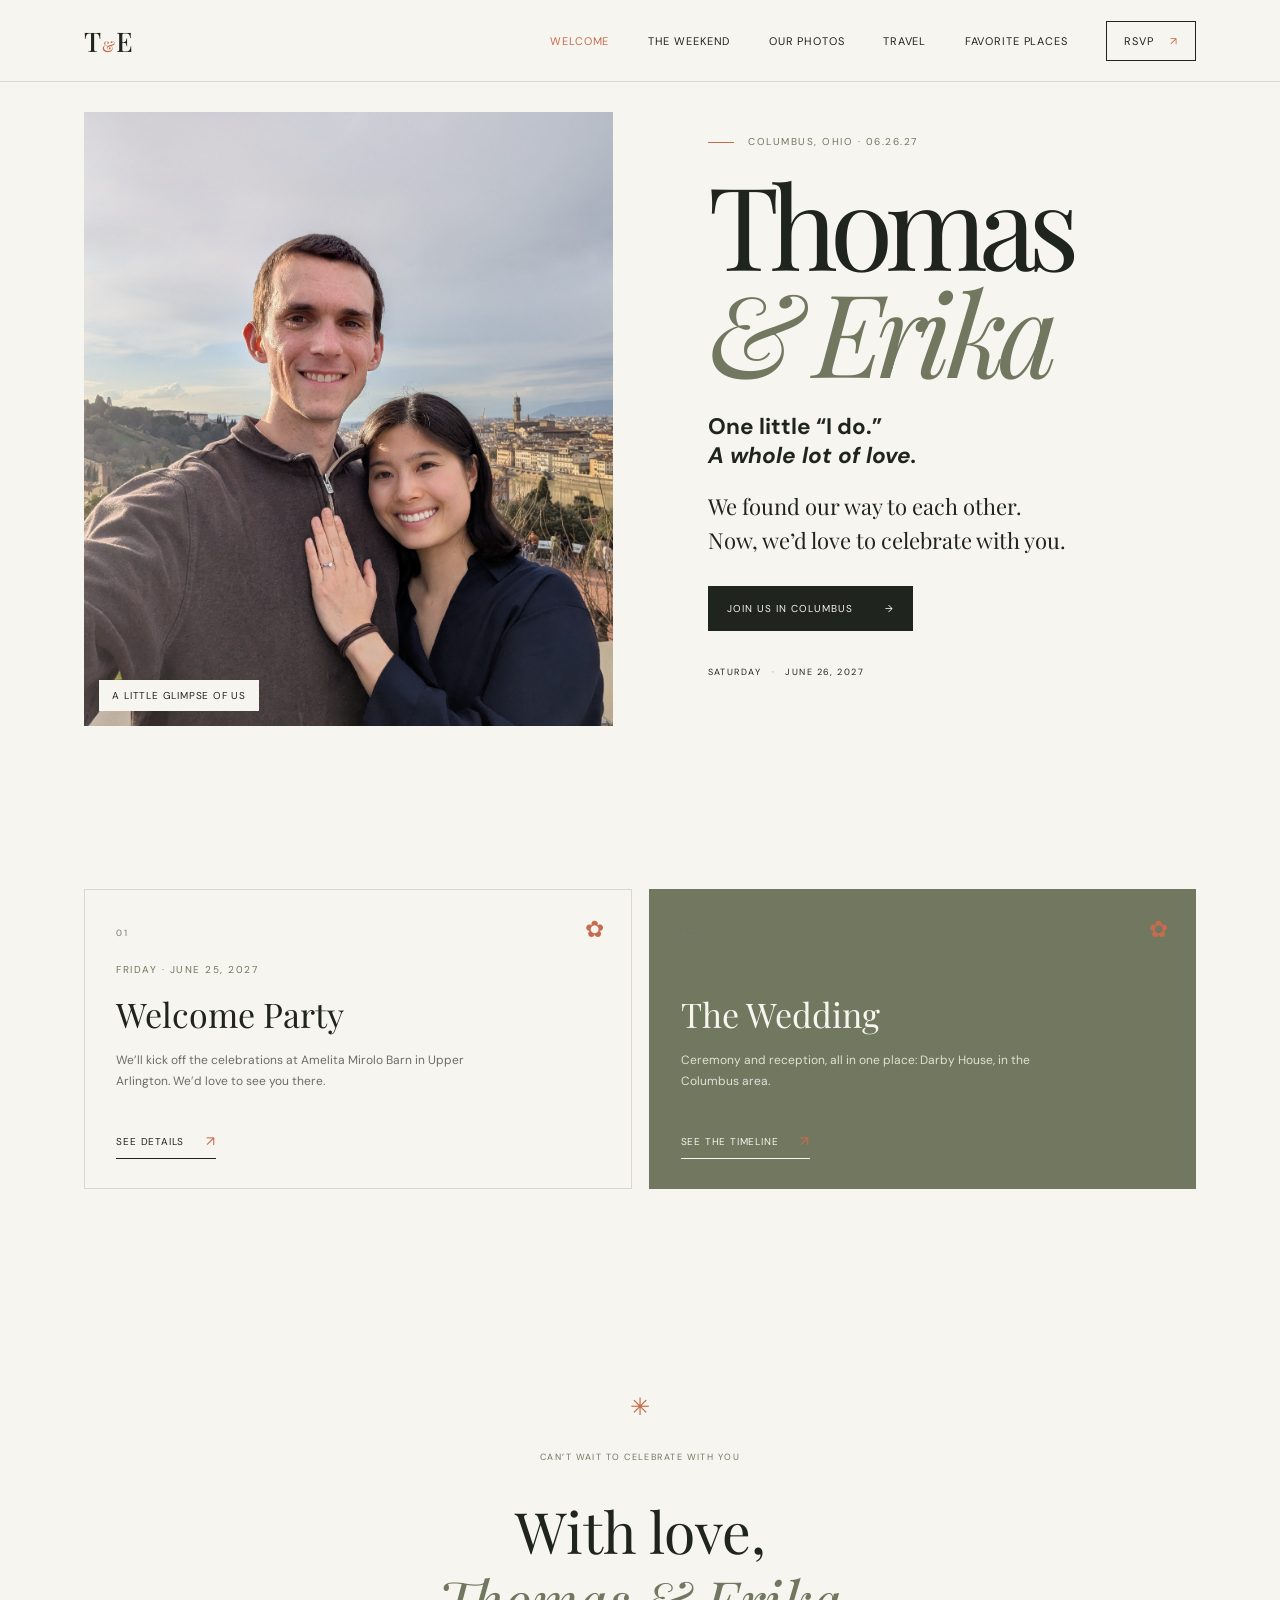
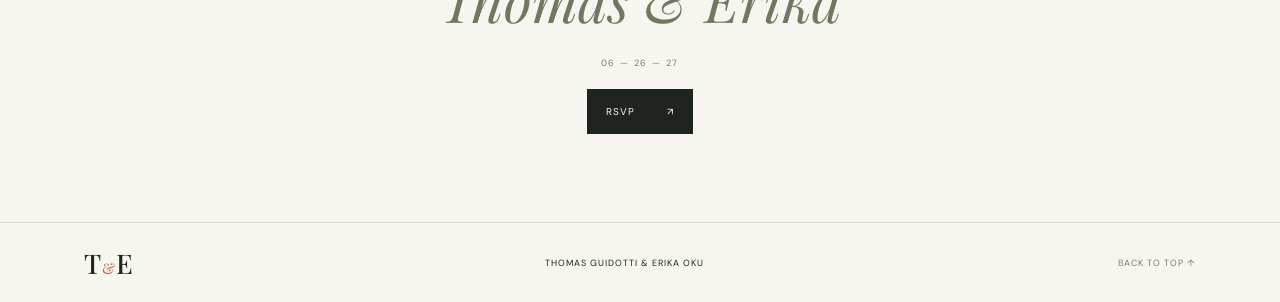
<file: index.html>
<!doctype html>
<html lang="en">
<head>
  <meta charset="UTF-8"><meta name="viewport" content="width=device-width, initial-scale=1">
  <meta name="theme-color" content="#f7f5ef"><meta name="description" content="Join Thomas Guidotti and Erika Oku in Columbus, Ohio, on June 26, 2027.">
  <title>Thomas &amp; Erika — June 26, 2027</title>
  <link rel="preconnect" href="https://fonts.googleapis.com"><link rel="preconnect" href="https://fonts.gstatic.com" crossorigin>
  <link href="https://fonts.googleapis.com/css2?family=DM+Sans:wght@400;500;600;700&family=Playfair+Display:ital,wght@0,400;0,500;0,600;1,400;1,500&display=swap" rel="stylesheet">
  <link rel="stylesheet" href="styles.css"><link rel="stylesheet" href="homepage-layout.css">
</head>
<body>
  <header class="site-header"><a class="wordmark" href="index.html" aria-label="Thomas and Erika, home">T<span>&amp;</span>E</a><button class="menu-toggle" aria-expanded="false" aria-controls="site-nav" aria-label="Open navigation"><i></i><i></i></button><nav id="site-nav" class="site-nav"><a class="current" href="index.html">Welcome</a><a href="schedule.html">The weekend</a><a href="gallery.html">Our photos</a><a href="accommodation.html">Travel</a><a class="nav-rsvp" href="rsvp.html">RSVP <span>↗</span></a></nav></header>
  <main>
    <section class="hero">
      <div class="hero-photo"><img src="engagement.jpg" alt="Thomas and Erika in their engagement photo" fetchpriority="high"><span class="photo-note">A little glimpse of us</span></div>
      <div class="hero-copy">
        <p class="eyebrow"><span class="eyebrow-line"></span> Columbus, Ohio · 06.26.27</p>
        <h1>Thomas<br><em>&amp; Erika</em></h1>
        <h2 class="hero-invitation">One little “I do.”<br><em>A whole lot of love.</em></h2>
        <p class="hero-intro">We found our way to each other.<br>Now, we’d love to celebrate with you.</p>
        <a class="button button-dark" href="schedule.html">Join us in Columbus <span>→</span></a>
        <p class="hero-date">SATURDAY <span>·</span> JUNE 26, 2027</p>
      </div>
    </section>
    <section class="weekend-preview section-shell"><div class="event-cards"><article class="event-card"><span class="card-number">01</span><p class="eyebrow">Friday · June 25, 2027</p><h3>Welcome Party</h3><p>We’ll kick off the celebrations at Amelita Mirolo Barn in Upper Arlington. We’d love to see you there.</p><a class="under-link" href="schedule.html#friday">See details <span>↗</span></a><span class="card-flower">✿</span></article><article class="event-card event-card-dark"><span class="card-number">02</span><p class="eyebrow">Saturday · June 26, 2027</p><h3>The Wedding</h3><p>Ceremony and reception, all in one place: Darby House, in the Columbus area.</p><a class="under-link" href="schedule.html#saturday">See the timeline <span>↗</span></a><span class="card-flower">✿</span></article></div></section>
    <section class="closing-note"><span class="closing-star">✳</span><p>Can’t wait to celebrate with you</p><h2>With love,<br><em>Thomas &amp; Erika</em></h2><span class="closing-date">06 — 26 — 27</span><a class="button button-dark" href="rsvp.html">RSVP <span>↗</span></a></section>
  </main>
  <footer class="site-footer"><a class="wordmark" href="index.html">T<span>&amp;</span>E</a><span>THOMAS GUIDOTTI &amp; ERIKA OKU</span><a href="#top">BACK TO TOP ↑</a></footer><script src="script.js"></script>
</body>
</html>
</file>
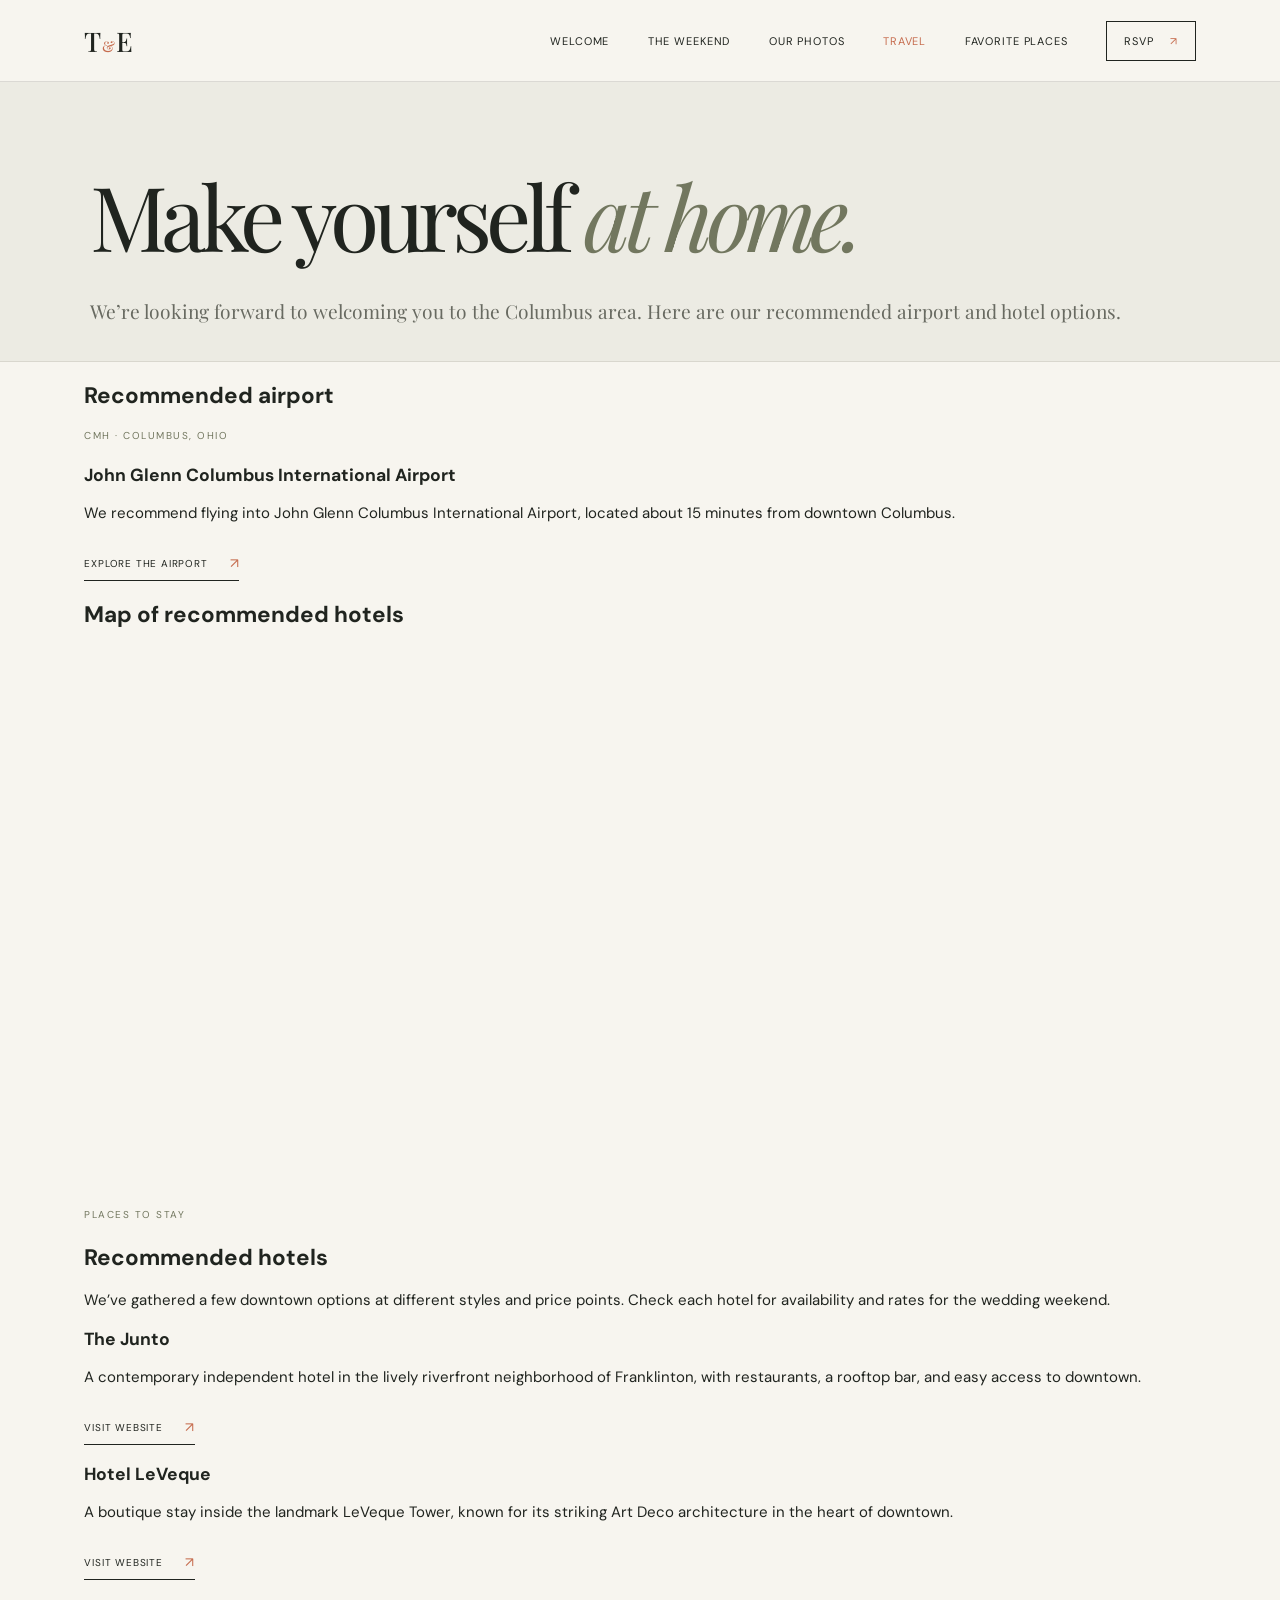
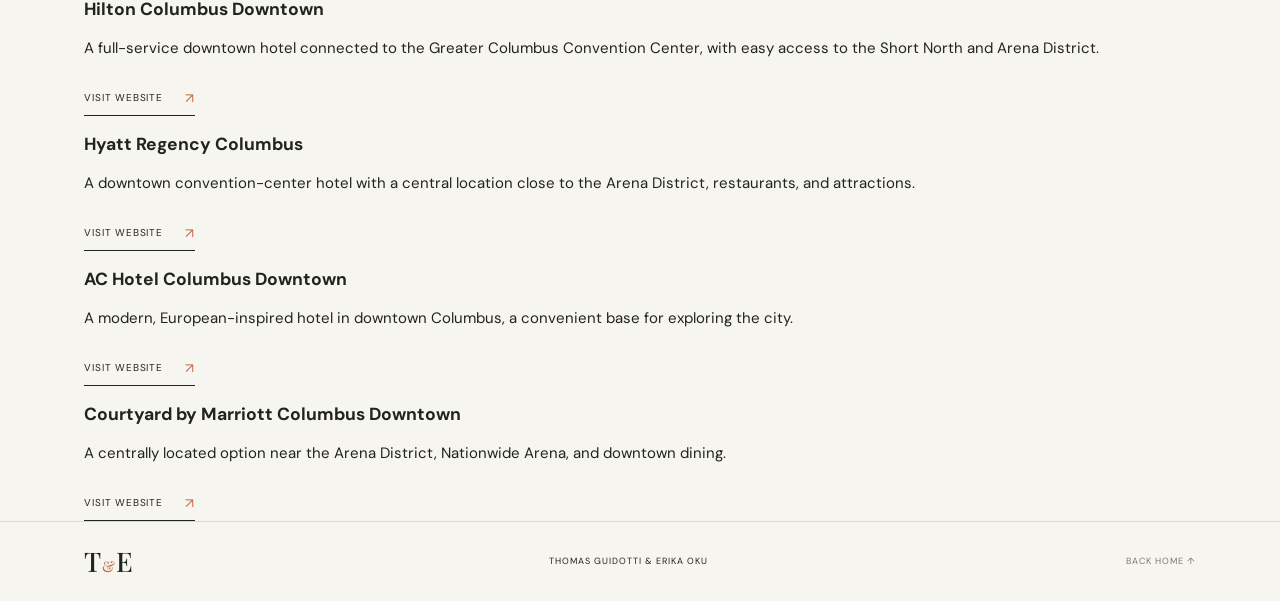
<file: accommodation.html>
<!doctype html>
<html lang="en">
<head>
  <meta charset="UTF-8">
  <meta name="viewport" content="width=device-width, initial-scale=1">
  <meta name="theme-color" content="#f7f5ef">
  <meta name="description" content="Recommended airport and hotel options for Thomas and Erika’s wedding weekend in Columbus, Ohio.">
  <title>Travel — Thomas &amp; Erika</title>
  <link rel="preconnect" href="https://fonts.googleapis.com">
  <link rel="preconnect" href="https://fonts.gstatic.com" crossorigin>
  <link href="https://fonts.gstatic.com" rel="preconnect" crossorigin>
  <link href="https://fonts.googleapis.com/css2?family=DM+Sans:wght@400;500;600;700&family=Playfair+Display:ital,wght@0,400;0,500;0,600;1,400;1,500&display=swap" rel="stylesheet">
  <link rel="stylesheet" href="styles.css">
</head>
<body>
  <header class="site-header">
    <a class="wordmark" href="index.html" aria-label="Thomas and Erika, home">T<span>&amp;</span>E</a>
    <button class="menu-toggle" aria-expanded="false" aria-controls="site-nav" aria-label="Open navigation"><i></i><i></i></button>
    <nav id="site-nav" class="site-nav"><a href="index.html">Welcome</a><a href="schedule.html">The weekend</a><a href="gallery.html">Our photos</a><a class="current" href="accommodation.html">Travel</a><a href="favorite-places.html">Favorite places</a><a class="nav-rsvp" href="rsvp.html">RSVP <span>↗</span></a></nav>
  </header>
  <main>
    <section class="page-masthead travel-masthead"><h1>Make yourself <em>at home.</em></h1><p style="white-space: nowrap !important; max-width: none !important;">We’re looking forward to welcoming you to the Columbus area. Here are our recommended airport and hotel options.</p></section>

    <section class="travel-section section-shell" aria-labelledby="airport-heading">
      <h2 id="airport-heading">Recommended airport</h2>
      <article class="airport-card">
        <div class="airport-copy"><p class="eyebrow">CMH · Columbus, Ohio</p><h3>John Glenn Columbus International Airport</h3><p>We recommend flying into John Glenn Columbus International Airport, located about 15 minutes from downtown Columbus.</p><a class="under-link" href="https://www.flycolumbus.com/" target="_blank" rel="noopener noreferrer">Explore the airport <span>↗</span></a></div>
      </article>
    </section>

    <section class="travel-section section-shell" aria-labelledby="map-heading">
      <h2 id="map-heading">Map of recommended hotels</h2>
      <div style="width:100%; aspect-ratio:4/3; min-height:320px; max-height:560px;">
        <iframe title="Map of recommended Columbus hotels and airport" src="https://www.google.com/maps/d/u/0/embed?mid=1xN2n60A969Fh8YCrNv-A3qWT5EkRx88&amp;ehbc=2E312F" style="width:100%; height:100%; border:0;"></iframe>
      </div>
    </section>

    <section class="travel-section section-shell" aria-labelledby="hotels-heading">
      <p class="eyebrow">Places to stay</p>
      <h2 id="hotels-heading">Recommended hotels</h2>
      <p class="travel-intro">We’ve gathered a few downtown options at different styles and price points. Check each hotel for availability and rates for the wedding weekend.</p>
      <div class="hotel-grid">
        <article class="hotel-card"><div class="hotel-copy"><h3>The Junto</h3><p>A contemporary independent hotel in the lively riverfront neighborhood of Franklinton, with restaurants, a rooftop bar, and easy access to downtown.</p><a class="under-link" href="https://thejuntohotel.com/" target="_blank" rel="noopener noreferrer">Visit website <span>↗</span></a></div></article>
        <article class="hotel-card"><div class="hotel-copy"><h3>Hotel LeVeque</h3><p>A boutique stay inside the landmark LeVeque Tower, known for its striking Art Deco architecture in the heart of downtown.</p><a class="under-link" href="https://hotellevequecolumbus.com/" target="_blank" rel="noopener noreferrer">Visit website <span>↗</span></a></div></article>
        <article class="hotel-card"><div class="hotel-copy"><h3>Hilton Columbus Downtown</h3><p>A full-service downtown hotel connected to the Greater Columbus Convention Center, with easy access to the Short North and Arena District.</p><a class="under-link" href="https://www.hilton.com/en/hotels/cmhdwhh-hilton-columbus-downtown/" target="_blank" rel="noopener noreferrer">Visit website <span>↗</span></a></div></article>
        <article class="hotel-card"><div class="hotel-copy"><h3>Hyatt Regency Columbus</h3><p>A downtown convention-center hotel with a central location close to the Arena District, restaurants, and attractions.</p><a class="under-link" href="https://www.hyatt.com/hyatt-regency/en-US/cmhrc-hyatt-regency-columbus" target="_blank" rel="noopener noreferrer">Visit website <span>↗</span></a></div></article>
        <article class="hotel-card"><div class="hotel-copy"><h3>AC Hotel Columbus Downtown</h3><p>A modern, European-inspired hotel in downtown Columbus, a convenient base for exploring the city.</p><a class="under-link" href="https://www.marriott.com/en-us/hotels/cmhad-ac-hotel-columbus-downtown-oh/overview/" target="_blank" rel="noopener noreferrer">Visit website <span>↗</span></a></div></article>
        <article class="hotel-card"><div class="hotel-copy"><h3>Courtyard by Marriott Columbus Downtown</h3><p>A centrally located option near the Arena District, Nationwide Arena, and downtown dining.</p><a class="under-link" href="https://www.marriott.com/en-us/hotels/cmhcy-courtyard-columbus-downtown/overview/" target="_blank" rel="noopener noreferrer">Visit website <span>↗</span></a></div></article>
      </div>
    </section>
  </main>
  <footer class="site-footer"><a class="wordmark" href="index.html">T<span>&amp;</span>E</a><span>THOMAS GUIDOTTI &amp; ERIKA OKU</span><a href="index.html">BACK HOME ↑</a></footer>
  <script src="script.js"></script>
</body>
</html>
</file>
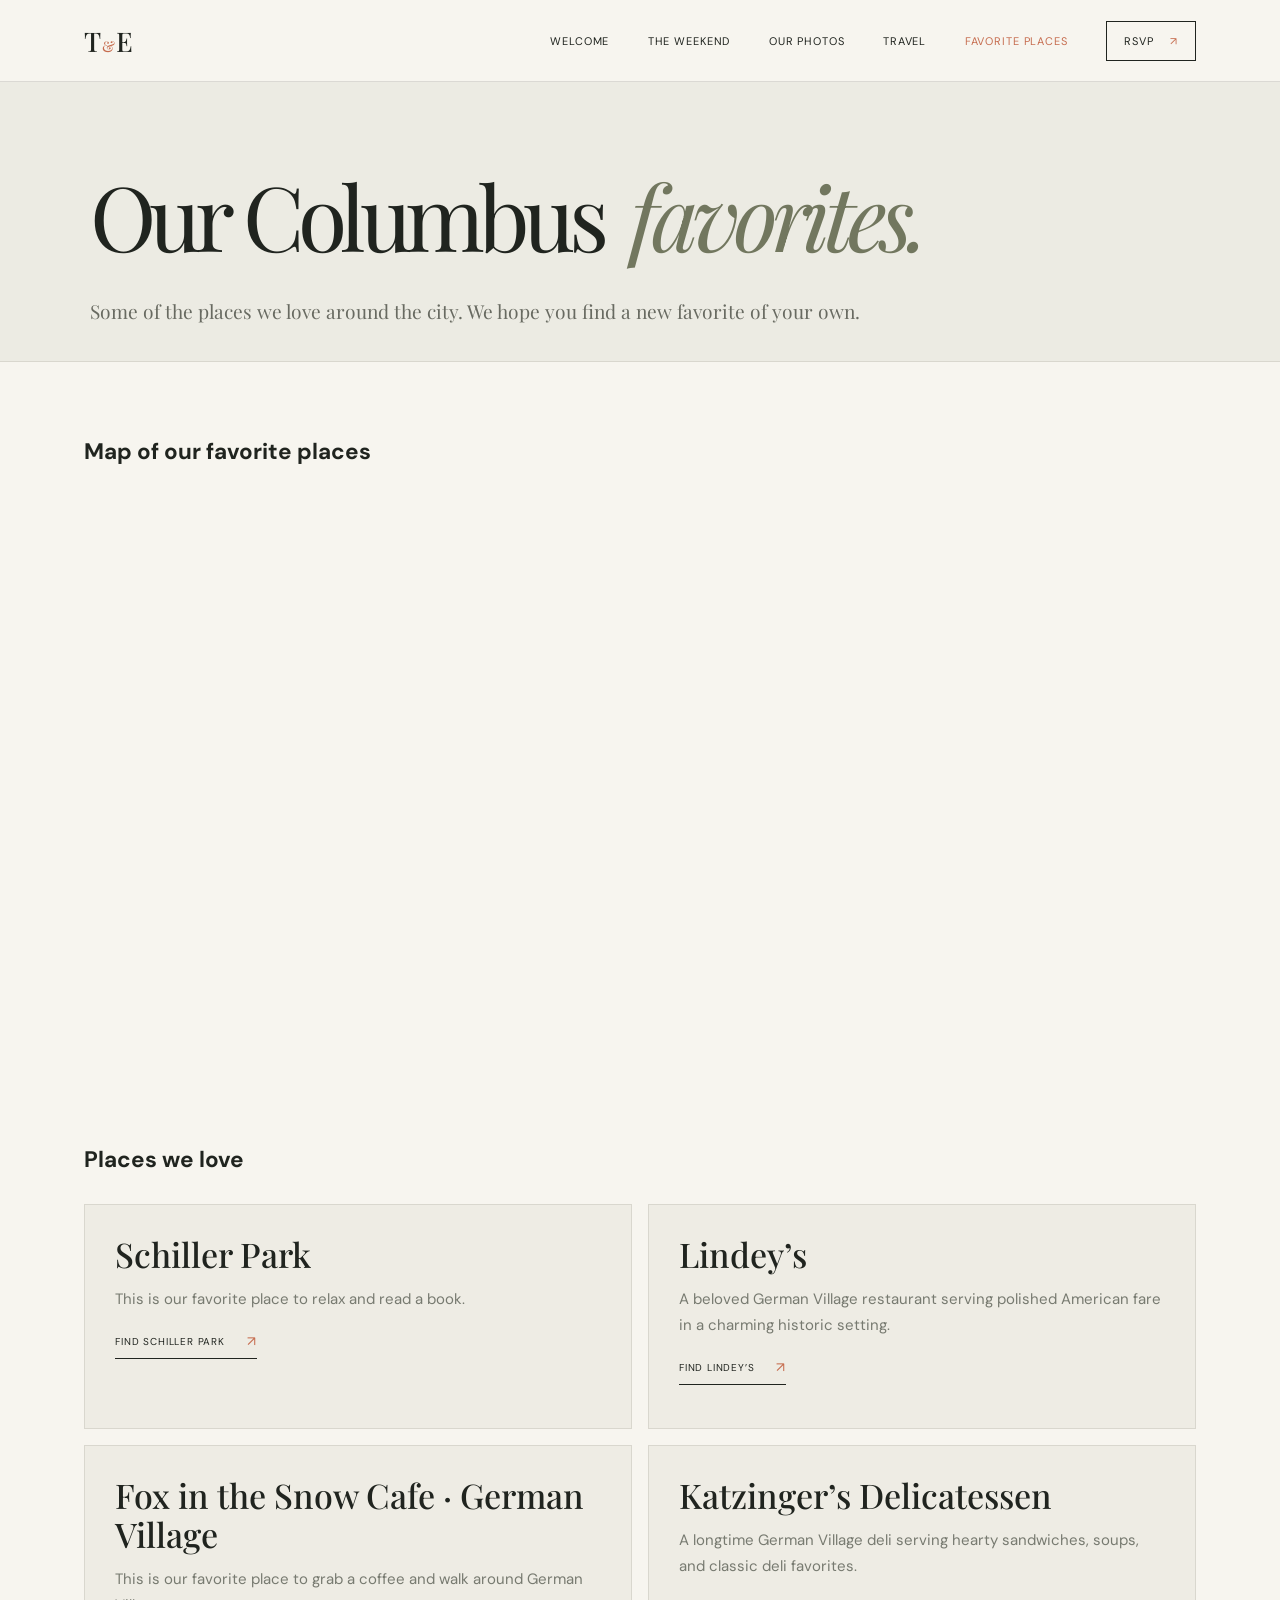
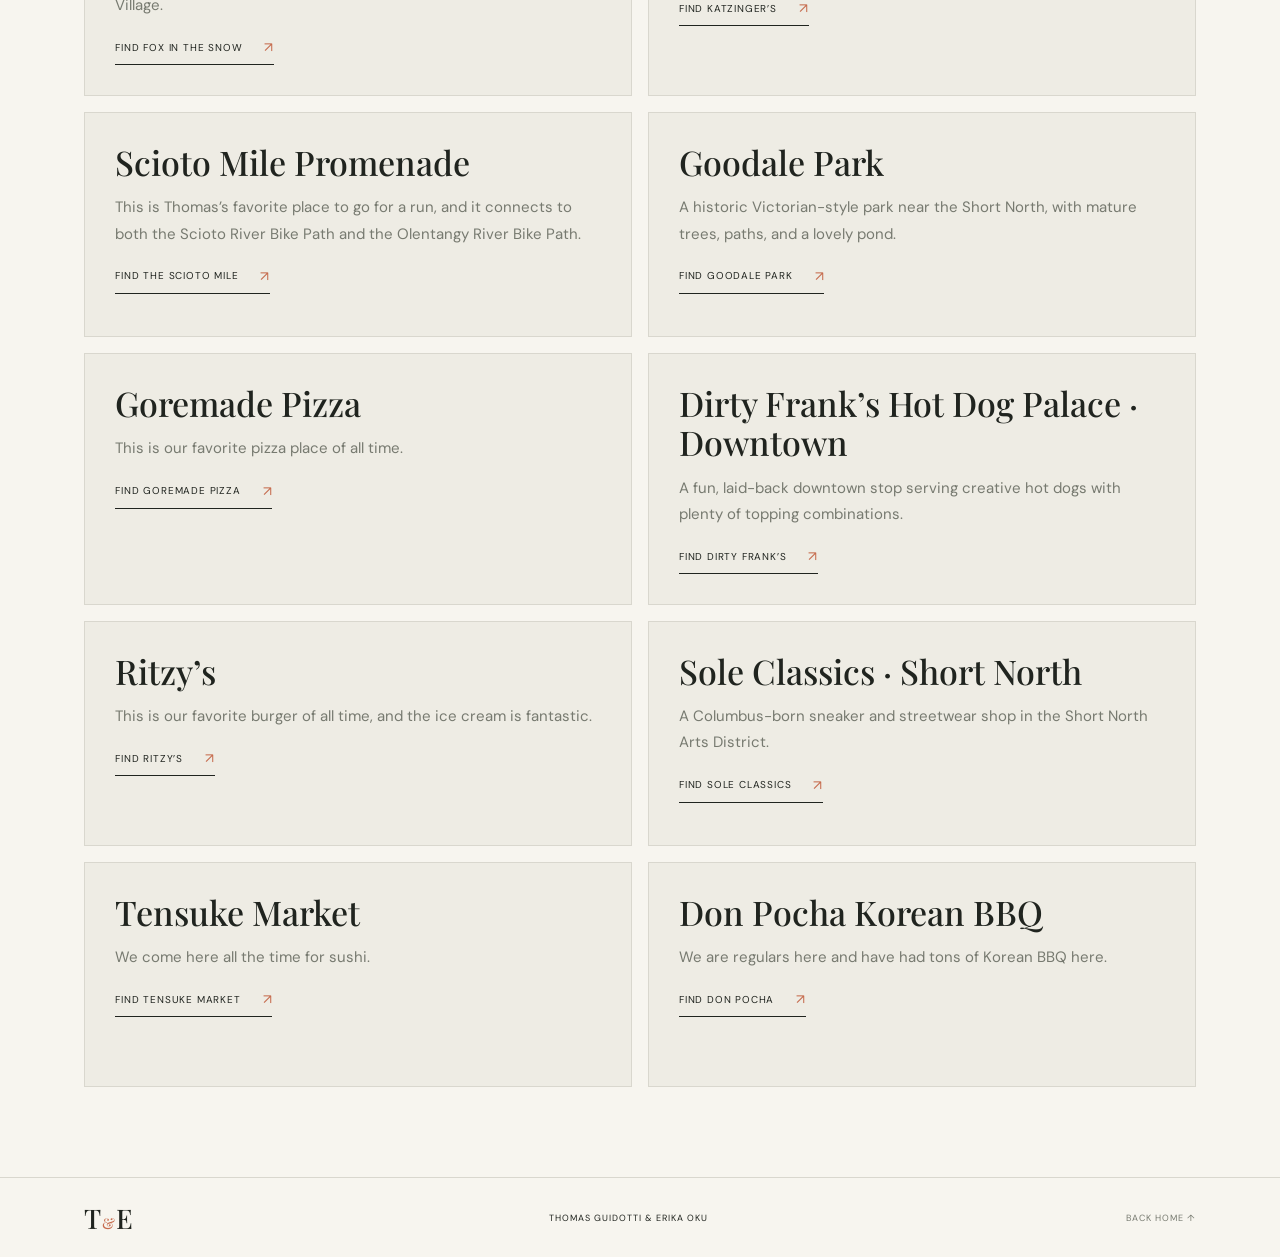
<file: favorite-places.html>
<!doctype html>
<html lang="en">
<head>
  <meta charset="UTF-8">
  <meta name="viewport" content="width=device-width, initial-scale=1">
  <meta name="theme-color" content="#f7f5ef">
  <meta name="description" content="A few of Thomas and Erika’s favorite places to eat, explore, and relax in Columbus, Ohio.">
  <title>Favorite Places in Columbus — Thomas &amp; Erika</title>
  <link rel="preconnect" href="https://fonts.googleapis.com">
  <link rel="preconnect" href="https://fonts.gstatic.com" crossorigin>
  <link href="https://fonts.googleapis.com/css2?family=DM+Sans:wght@400;500;600;700&family=Playfair+Display:ital,wght@0,400;0,500;0,600;1,400;1,500&display=swap" rel="stylesheet">
  <link rel="stylesheet" href="styles.css">
  <link rel="stylesheet" href="favorite-places.css">
  <link rel="stylesheet" href="favorite-places-layout.css">
</head>
<body>
  <header class="site-header">
    <a class="wordmark" href="index.html" aria-label="Thomas and Erika, home">T<span>&amp;</span>E</a>
    <button class="menu-toggle" aria-expanded="false" aria-controls="site-nav" aria-label="Open navigation"><i></i><i></i></button>
    <nav id="site-nav" class="site-nav">
      <a href="index.html">Welcome</a><a href="schedule.html">The weekend</a><a href="gallery.html">Our photos</a><a href="accommodation.html">Travel</a><a class="current" href="favorite-places.html">Favorite places</a><a class="nav-rsvp" href="rsvp.html">RSVP <span>↗</span></a>
    </nav>
  </header>
  <main>
    <section class="page-masthead favorite-masthead">
      <h1>Our Columbus <em>favorites.</em></h1>
      <p>Some of the places we love around the city. We hope you find a new favorite of your own.</p>
    </section>

    <section class="favorite-map section-shell" aria-labelledby="favorite-map-heading">
      <h2 id="favorite-map-heading">Map of our favorite places</h2>
      <div class="favorite-map-frame">
        <iframe title="Map of Thomas and Erika’s favorite places in Columbus" src="https://www.google.com/maps/d/u/0/embed?mid=1GfjzxCDWGY0bu_sOAXm2eDTn_b03A3A&amp;ehbc=2E312F" loading="lazy" allowfullscreen referrerpolicy="no-referrer-when-downgrade"></iframe>
      </div>
    </section>

    <section class="favorite-list section-shell" aria-labelledby="places-heading">
      <h2 id="places-heading">Places we love</h2>
      <div class="favorite-grid">
        <article class="favorite-card"><div class="favorite-copy"><h3>Schiller Park</h3><p>This is our favorite place to relax and read a book.</p><a class="under-link" href="https://www.google.com/maps/search/?api=1&amp;query=Schiller+Park+Columbus+Ohio" target="_blank" rel="noopener noreferrer">Find Schiller Park <span>↗</span></a></div></article>
        <article class="favorite-card"><div class="favorite-copy"><h3>Lindey’s</h3><p>A beloved German Village restaurant serving polished American fare in a charming historic setting.</p><a class="under-link" href="https://www.google.com/maps/search/?api=1&amp;query=Lindeys+Columbus+Ohio" target="_blank" rel="noopener noreferrer">Find Lindey’s <span>↗</span></a></div></article>
        <article class="favorite-card"><div class="favorite-copy"><h3>Fox in the Snow Cafe · German Village</h3><p>This is our favorite place to grab a coffee and walk around German Village.</p><a class="under-link" href="https://www.google.com/maps/search/?api=1&amp;query=Fox+in+the+Snow+Cafe+German+Village+Columbus+Ohio" target="_blank" rel="noopener noreferrer">Find Fox in the Snow <span>↗</span></a></div></article>
        <article class="favorite-card"><div class="favorite-copy"><h3>Katzinger’s Delicatessen</h3><p>A longtime German Village deli serving hearty sandwiches, soups, and classic deli favorites.</p><a class="under-link" href="https://www.google.com/maps/search/?api=1&amp;query=Katzingers+Delicatessen+Columbus+Ohio" target="_blank" rel="noopener noreferrer">Find Katzinger’s <span>↗</span></a></div></article>
        <article class="favorite-card"><div class="favorite-copy"><h3>Scioto Mile Promenade</h3><p>This is Thomas’s favorite place to go for a run, and it connects to both the Scioto River Bike Path and the Olentangy River Bike Path.</p><a class="under-link" href="https://www.google.com/maps/search/?api=1&amp;query=Scioto+Mile+Promenade+Columbus+Ohio" target="_blank" rel="noopener noreferrer">Find the Scioto Mile <span>↗</span></a></div></article>
        <article class="favorite-card"><div class="favorite-copy"><h3>Goodale Park</h3><p>A historic Victorian-style park near the Short North, with mature trees, paths, and a lovely pond.</p><a class="under-link" href="https://www.google.com/maps/search/?api=1&amp;query=Goodale+Park+Columbus+Ohio" target="_blank" rel="noopener noreferrer">Find Goodale Park <span>↗</span></a></div></article>
        <article class="favorite-card"><div class="favorite-copy"><h3>Goremade Pizza</h3><p>This is our favorite pizza place of all time.</p><a class="under-link" href="https://www.google.com/maps/search/?api=1&amp;query=Goremade+Pizza+Columbus+Ohio" target="_blank" rel="noopener noreferrer">Find Goremade Pizza <span>↗</span></a></div></article>
        <article class="favorite-card"><div class="favorite-copy"><h3>Dirty Frank’s Hot Dog Palace · Downtown</h3><p>A fun, laid-back downtown stop serving creative hot dogs with plenty of topping combinations.</p><a class="under-link" href="https://www.google.com/maps/search/?api=1&amp;query=Dirty+Franks+Hot+Dog+Palace+Downtown+Columbus+Ohio" target="_blank" rel="noopener noreferrer">Find Dirty Frank’s <span>↗</span></a></div></article>
        <article class="favorite-card"><div class="favorite-copy"><h3>Ritzy’s</h3><p>This is our favorite burger of all time, and the ice cream is fantastic.</p><a class="under-link" href="https://www.google.com/maps/search/?api=1&amp;query=Ritzys+Columbus+Ohio" target="_blank" rel="noopener noreferrer">Find Ritzy’s <span>↗</span></a></div></article>
        <article class="favorite-card"><div class="favorite-copy"><h3>Sole Classics · Short North</h3><p>A Columbus-born sneaker and streetwear shop in the Short North Arts District.</p><a class="under-link" href="https://www.google.com/maps/search/?api=1&amp;query=Sole+Classics+Short+North+Columbus+Ohio" target="_blank" rel="noopener noreferrer">Find Sole Classics <span>↗</span></a></div></article>
        <article class="favorite-card"><div class="favorite-copy"><h3>Tensuke Market</h3><p>We come here all the time for sushi.</p><a class="under-link" href="https://www.google.com/maps/search/?api=1&amp;query=Tensuke+Market+Columbus+Ohio" target="_blank" rel="noopener noreferrer">Find Tensuke Market <span>↗</span></a></div></article>
        <article class="favorite-card"><div class="favorite-copy"><h3>Don Pocha Korean BBQ</h3><p>We are regulars here and have had tons of Korean BBQ here.</p><a class="under-link" href="https://www.google.com/maps/search/?api=1&amp;query=Don+Pocha+Korean+BBQ+Columbus+Ohio" target="_blank" rel="noopener noreferrer">Find Don Pocha <span>↗</span></a></div></article>
      </div>
    </section>
  </main>
  <footer class="site-footer"><a class="wordmark" href="index.html">T<span>&amp;</span>E</a><span>THOMAS GUIDOTTI &amp; ERIKA OKU</span><a href="index.html">BACK HOME ↑</a></footer>
  <script src="script.js"></script>
</body>
</html>
</file>
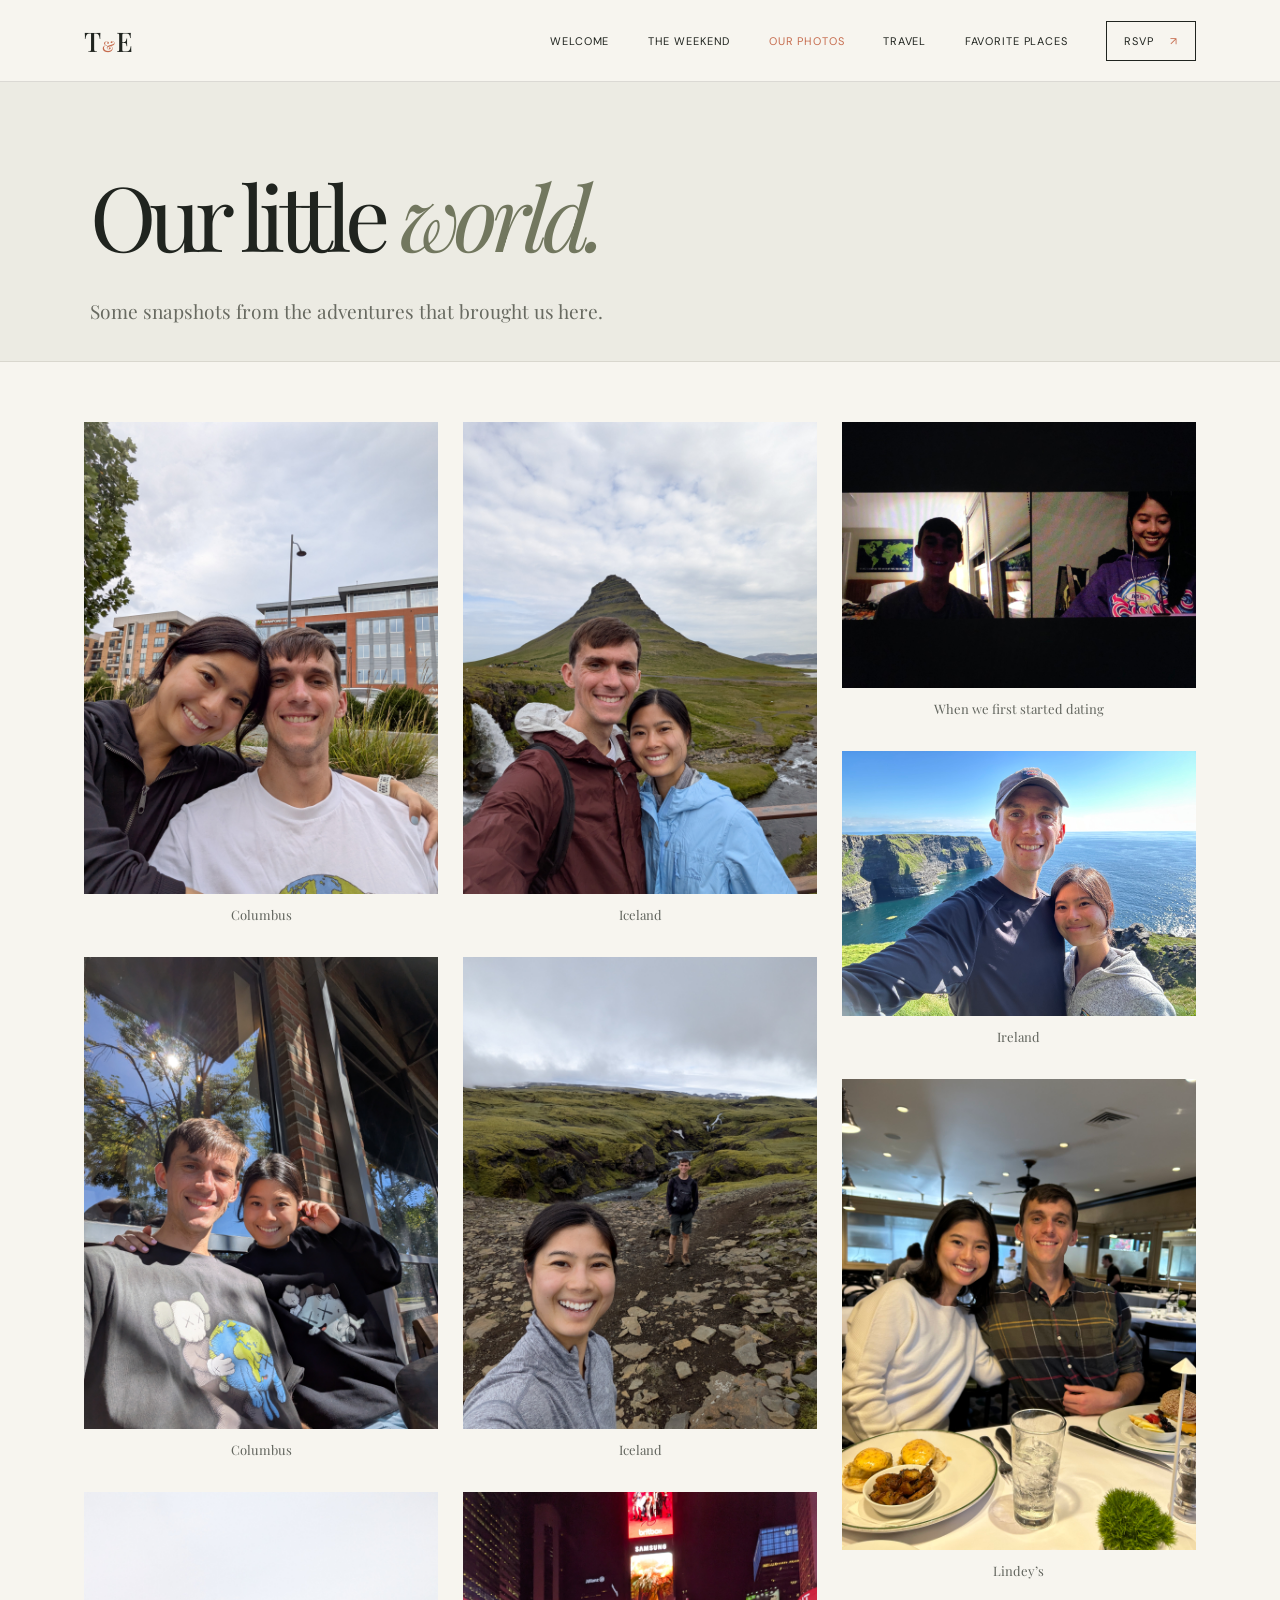
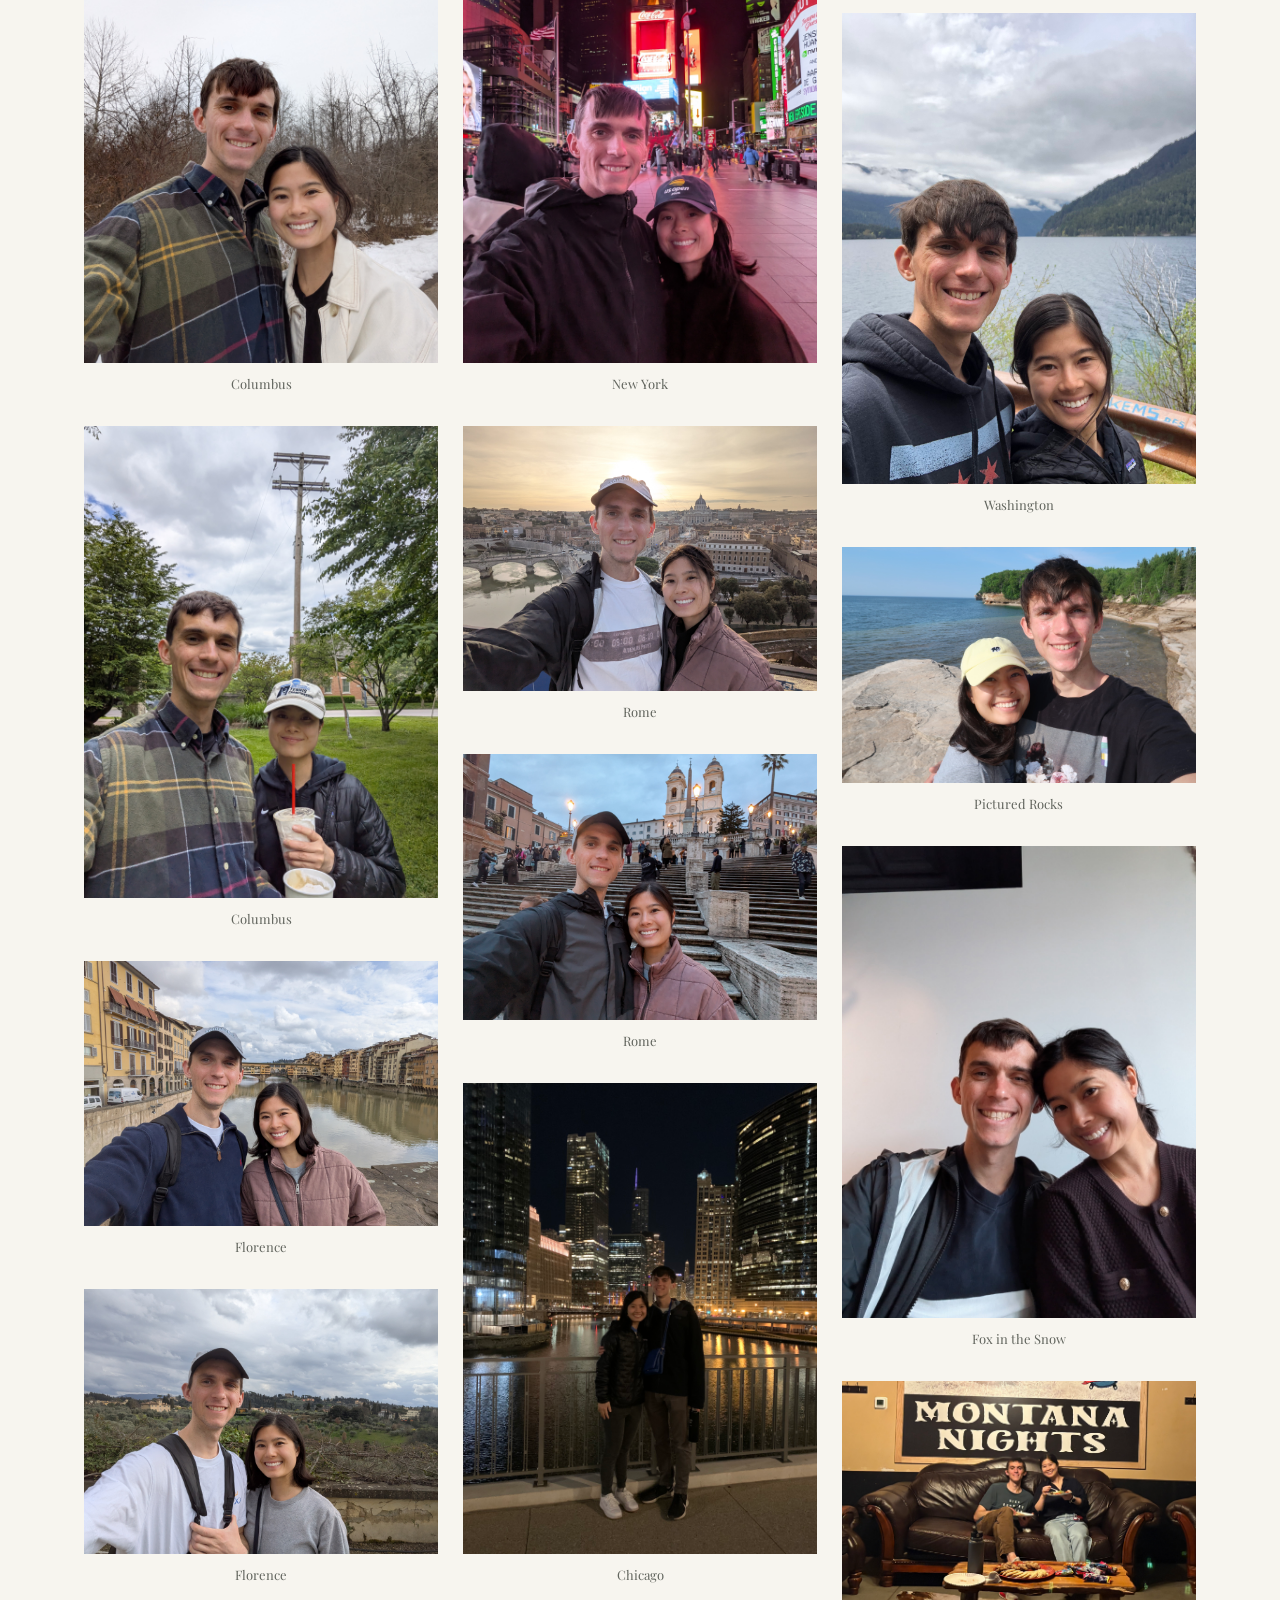
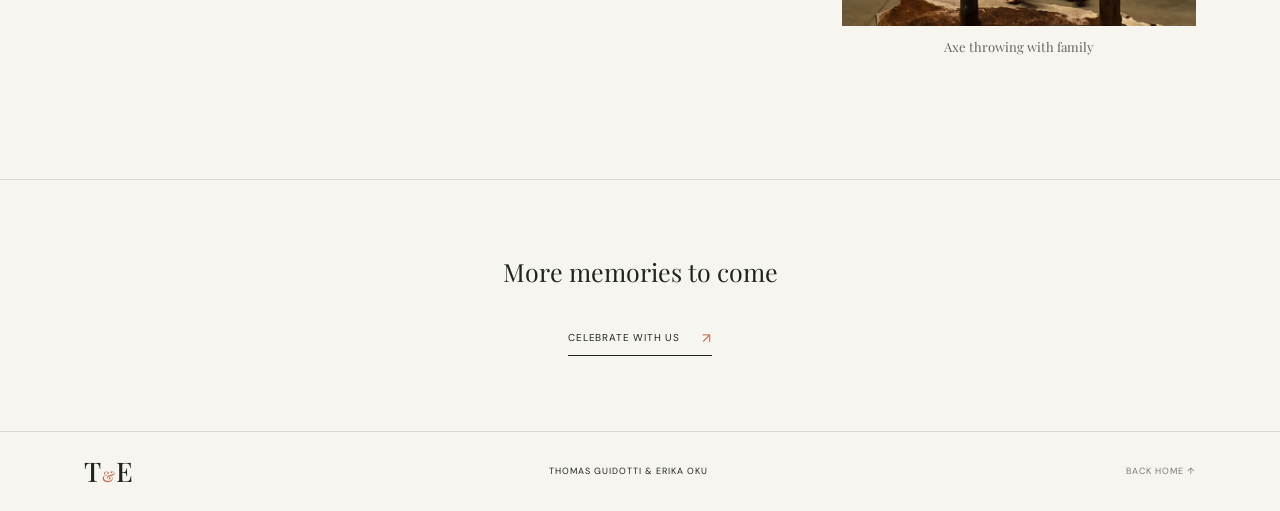
<file: gallery.html>
<!doctype html>
<html lang="en">
<head>
  <meta charset="UTF-8">
  <meta name="viewport" content="width=device-width, initial-scale=1">
  <meta name="theme-color" content="#f7f5ef">
  <title>Our Photos — Thomas &amp; Erika</title>
  <link rel="preconnect" href="https://fonts.googleapis.com">
  <link rel="preconnect" href="https://fonts.gstatic.com" crossorigin>
  <link href="https://fonts.googleapis.com/css2?family=DM+Sans:wght@400;500;600;700&family=Playfair+Display:ital,wght@0,400;0,500;0,600;1,400;1,500&display=swap" rel="stylesheet">
  <link rel="stylesheet" href="styles.css">
  <link rel="stylesheet" href="gallery-fixes.css">
</head>
<body>
  <header class="site-header">
    <a class="wordmark" href="index.html">T<span>&amp;</span>E</a>
    <button class="menu-toggle" aria-expanded="false" aria-controls="site-nav" aria-label="Open navigation"><i></i><i></i></button>
    <nav id="site-nav" class="site-nav">
      <a href="index.html">Welcome</a><a href="schedule.html">The weekend</a><a class="current" href="gallery.html">Our photos</a><a href="accommodation.html">Travel</a><a class="nav-rsvp" href="rsvp.html">RSVP <span>↗</span></a>
    </nav>
  </header>
  <main>
    <section class="page-masthead gallery-masthead">
      <p class="eyebrow">A few favorite frames</p><h1>Our little <em>world.</em></h1>
      <p>Some snapshots from the adventures that brought us here.</p><span class="masthead-index">THOMAS + ERIKA</span>
    </section>
    <section class="photo-gallery section-shell" aria-label="Photos of Thomas and Erika">
      <figure><img src="columbus-2.jpg" alt="Thomas and Erika in Columbus" loading="lazy"><figcaption>Columbus</figcaption></figure>
      <figure><img src="columbus-3.jpg" alt="Thomas and Erika in Columbus" loading="lazy"><figcaption>Columbus</figcaption></figure>
      <figure><img src="columbus-4.jpg" alt="Thomas and Erika in Columbus" loading="lazy"><figcaption>Columbus</figcaption></figure>
      <figure><img src="columbus-5.jpg" alt="Thomas and Erika in Columbus" loading="lazy"><figcaption>Columbus</figcaption></figure>
      <figure><img src="florence-photo1.jpg" alt="Thomas and Erika in Florence" loading="lazy"><figcaption>Florence</figcaption></figure>
      <figure><img src="florence-2.jpg" alt="Thomas and Erika in Florence" loading="lazy"><figcaption>Florence</figcaption></figure>
      <figure><img src="iceland-1.jpg" alt="Thomas and Erika in Iceland" loading="lazy"><figcaption>Iceland</figcaption></figure>
      <figure><img src="iceland-2.jpg" alt="Thomas and Erika in Iceland" loading="lazy"><figcaption>Iceland</figcaption></figure>
      <figure><img src="newyork.jpg" alt="Thomas and Erika in New York" loading="lazy"><figcaption>New York</figcaption></figure>
      <figure><img src="rome-photo1.jpg" alt="Thomas and Erika in Rome" loading="lazy"><figcaption>Rome</figcaption></figure>
      <figure><img src="rome-photo2.jpg" alt="Thomas and Erika in Rome" loading="lazy"><figcaption>Rome</figcaption></figure>
      <figure><img src="Chicago.jpg" alt="Thomas and Erika in Chicago" loading="lazy"><figcaption>Chicago</figcaption></figure>
      <figure><img src="First dating.jpg" alt="Thomas and Erika when they first started dating" loading="lazy"><figcaption>When we first started dating</figcaption></figure>
      <figure><img src="Ireland.jpg" alt="Thomas and Erika in Ireland" loading="lazy"><figcaption>Ireland</figcaption></figure>
      <figure><img src="Lindey's.jpg" alt="Thomas and Erika at Lindey's" loading="lazy"><figcaption>Lindey’s</figcaption></figure>
      <figure><img src="Washington.jpg" alt="Thomas and Erika in Washington" loading="lazy"><figcaption>Washington</figcaption></figure>
      <figure><img src="Pictured rocks.jpg" alt="Thomas and Erika at Pictured Rocks" loading="lazy"><figcaption>Pictured Rocks</figcaption></figure>
      <figure><img src="Fox in the snow.jpg" alt="Thomas and Erika at Fox in the Snow" loading="lazy"><figcaption>Fox in the Snow</figcaption></figure>
      <figure><img src="When Erika met Thomas's family for Axe Throwing.jpg" alt="Erika meeting Thomas’s family for axe throwing" loading="lazy"><figcaption>Axe throwing with family</figcaption></figure>
    </section>
    <section class="gallery-signoff"><p>More memories to come</p><a class="under-link" href="index.html#rsvp">Celebrate with us <span>↗</span></a></section>
  </main>
  <footer class="site-footer"><a class="wordmark" href="index.html">T<span>&amp;</span>E</a><span>THOMAS GUIDOTTI &amp; ERIKA OKU</span><a href="index.html">BACK HOME ↑</a></footer>
  <script src="script.js"></script>
</body>
</html>
</file>
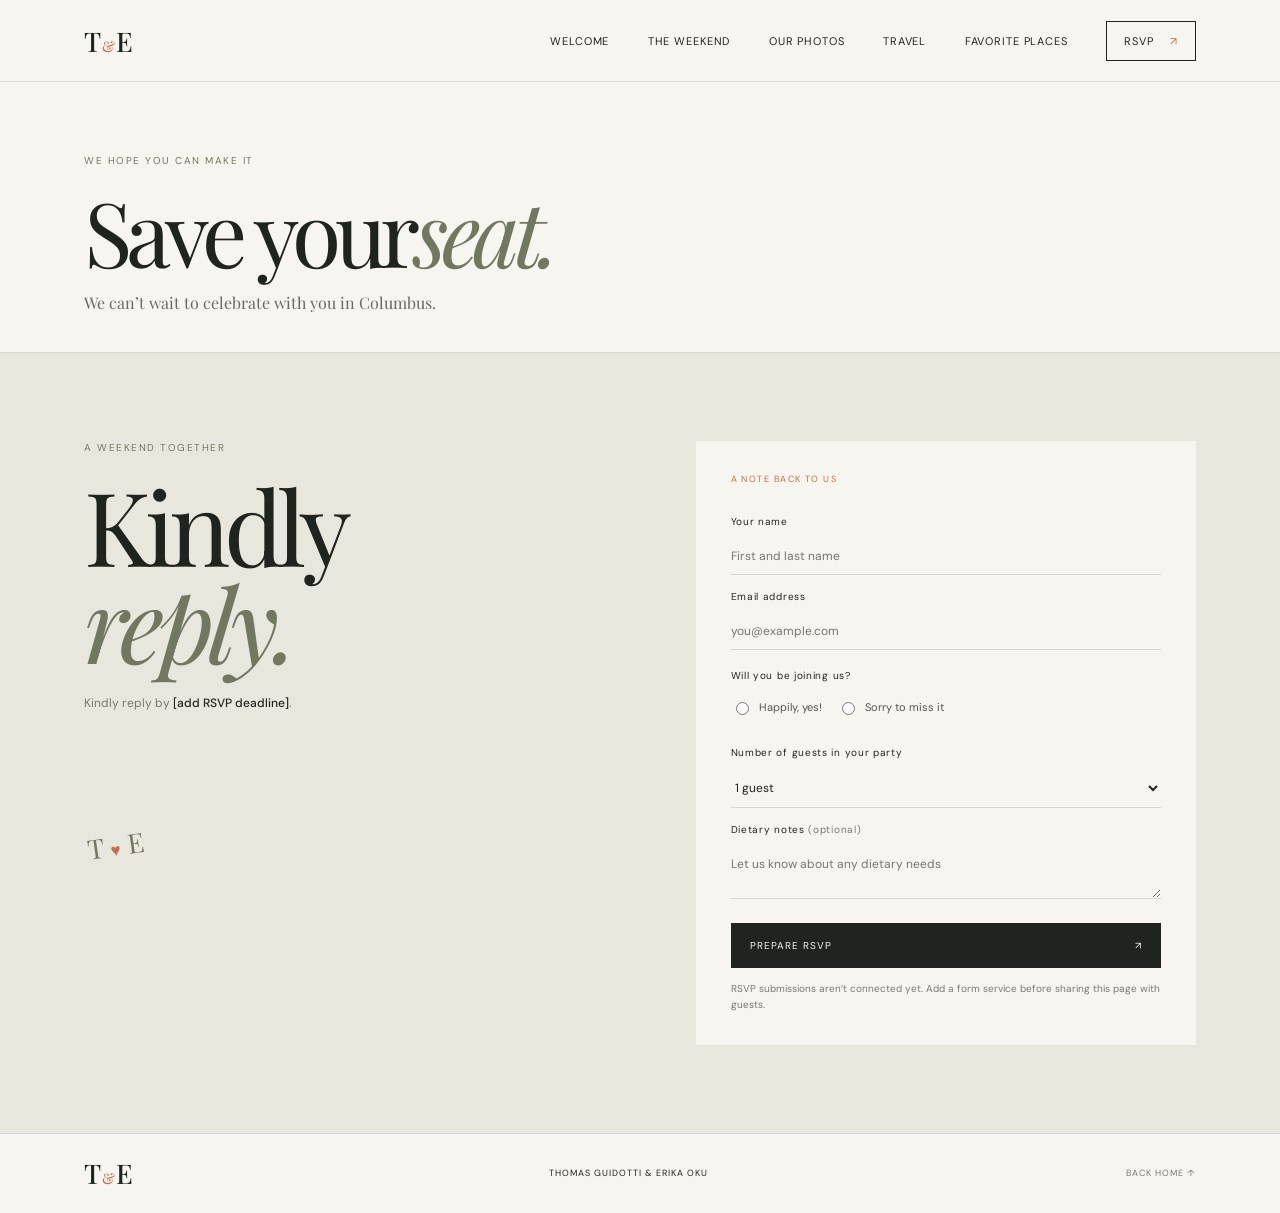
<file: rsvp.html>
<!doctype html>
<html lang="en">
<head>
  <meta charset="UTF-8"><meta name="viewport" content="width=device-width, initial-scale=1">
  <meta name="theme-color" content="#f7f5ef"><meta name="description" content="RSVP for Thomas and Erika’s wedding weekend in Columbus, Ohio.">
  <title>RSVP — Thomas &amp; Erika</title>
  <link rel="preconnect" href="https://fonts.googleapis.com"><link rel="preconnect" href="https://fonts.gstatic.com" crossorigin>
  <link href="https://fonts.googleapis.com/css2?family=DM+Sans:wght@400;500;600;700&family=Playfair+Display:ital,wght@0,400;0,500;0,600;1,400;1,500&display=swap" rel="stylesheet">
  <link rel="stylesheet" href="styles.css">
</head>
<body>
  <header class="site-header"><a class="wordmark" href="index.html" aria-label="Thomas and Erika, home">T<span>&amp;</span>E</a><button class="menu-toggle" aria-expanded="false" aria-controls="site-nav" aria-label="Open navigation"><i></i><i></i></button><nav id="site-nav" class="site-nav"><a href="index.html">Welcome</a><a href="schedule.html">The weekend</a><a href="gallery.html">Our photos</a><a href="accommodation.html">Travel</a><a class="nav-rsvp current" href="rsvp.html">RSVP <span>↗</span></a></nav></header>
  <main>
    <section class="page-masthead"><p class="eyebrow">We hope you can make it</p><h1>Save your<br><em>seat.</em></h1><p>We can’t wait to celebrate with you in Columbus.</p></section>
    <section class="rsvp-section" id="rsvp"><div class="rsvp-side"><p class="eyebrow">A weekend together</p><h2>Kindly<br><em>reply.</em></h2><p>Kindly reply by <strong>[add RSVP deadline]</strong>.</p><div class="rsvp-doodle">T <span>♥</span> E</div></div><form class="rsvp-form" id="rsvp-form"><p class="form-kicker">A NOTE BACK TO US</p><label for="guest-name">Your name</label><input id="guest-name" name="name" type="text" placeholder="First and last name" required><label for="guest-email">Email address</label><input id="guest-email" name="email" type="email" placeholder="you@example.com" required><fieldset><legend>Will you be joining us?</legend><label class="choice"><input type="radio" name="attendance" value="joyfully accepts" required><span>Happily, yes!</span></label><label class="choice"><input type="radio" name="attendance" value="regretfully declines"><span>Sorry to miss it</span></label></fieldset><label for="guest-count">Number of guests in your party</label><select id="guest-count" name="guests"><option value="1">1 guest</option><option value="2">2 guests</option><option value="3">3 guests</option><option value="4">4 guests</option></select><label for="dietary">Dietary notes <span class="optional">(optional)</span></label><textarea id="dietary" name="dietary" rows="2" placeholder="Let us know about any dietary needs"></textarea><button class="button button-dark" type="submit">Prepare RSVP <span>↗</span></button><p class="form-note" id="form-message" role="status">RSVP submissions aren’t connected yet. Add a form service before sharing this page with guests.</p></form></section>
  </main>
  <footer class="site-footer"><a class="wordmark" href="index.html">T<span>&amp;</span>E</a><span>THOMAS GUIDOTTI &amp; ERIKA OKU</span><a href="index.html">BACK HOME ↑</a></footer><script src="script.js"></script>
</body>
</html>
</file>
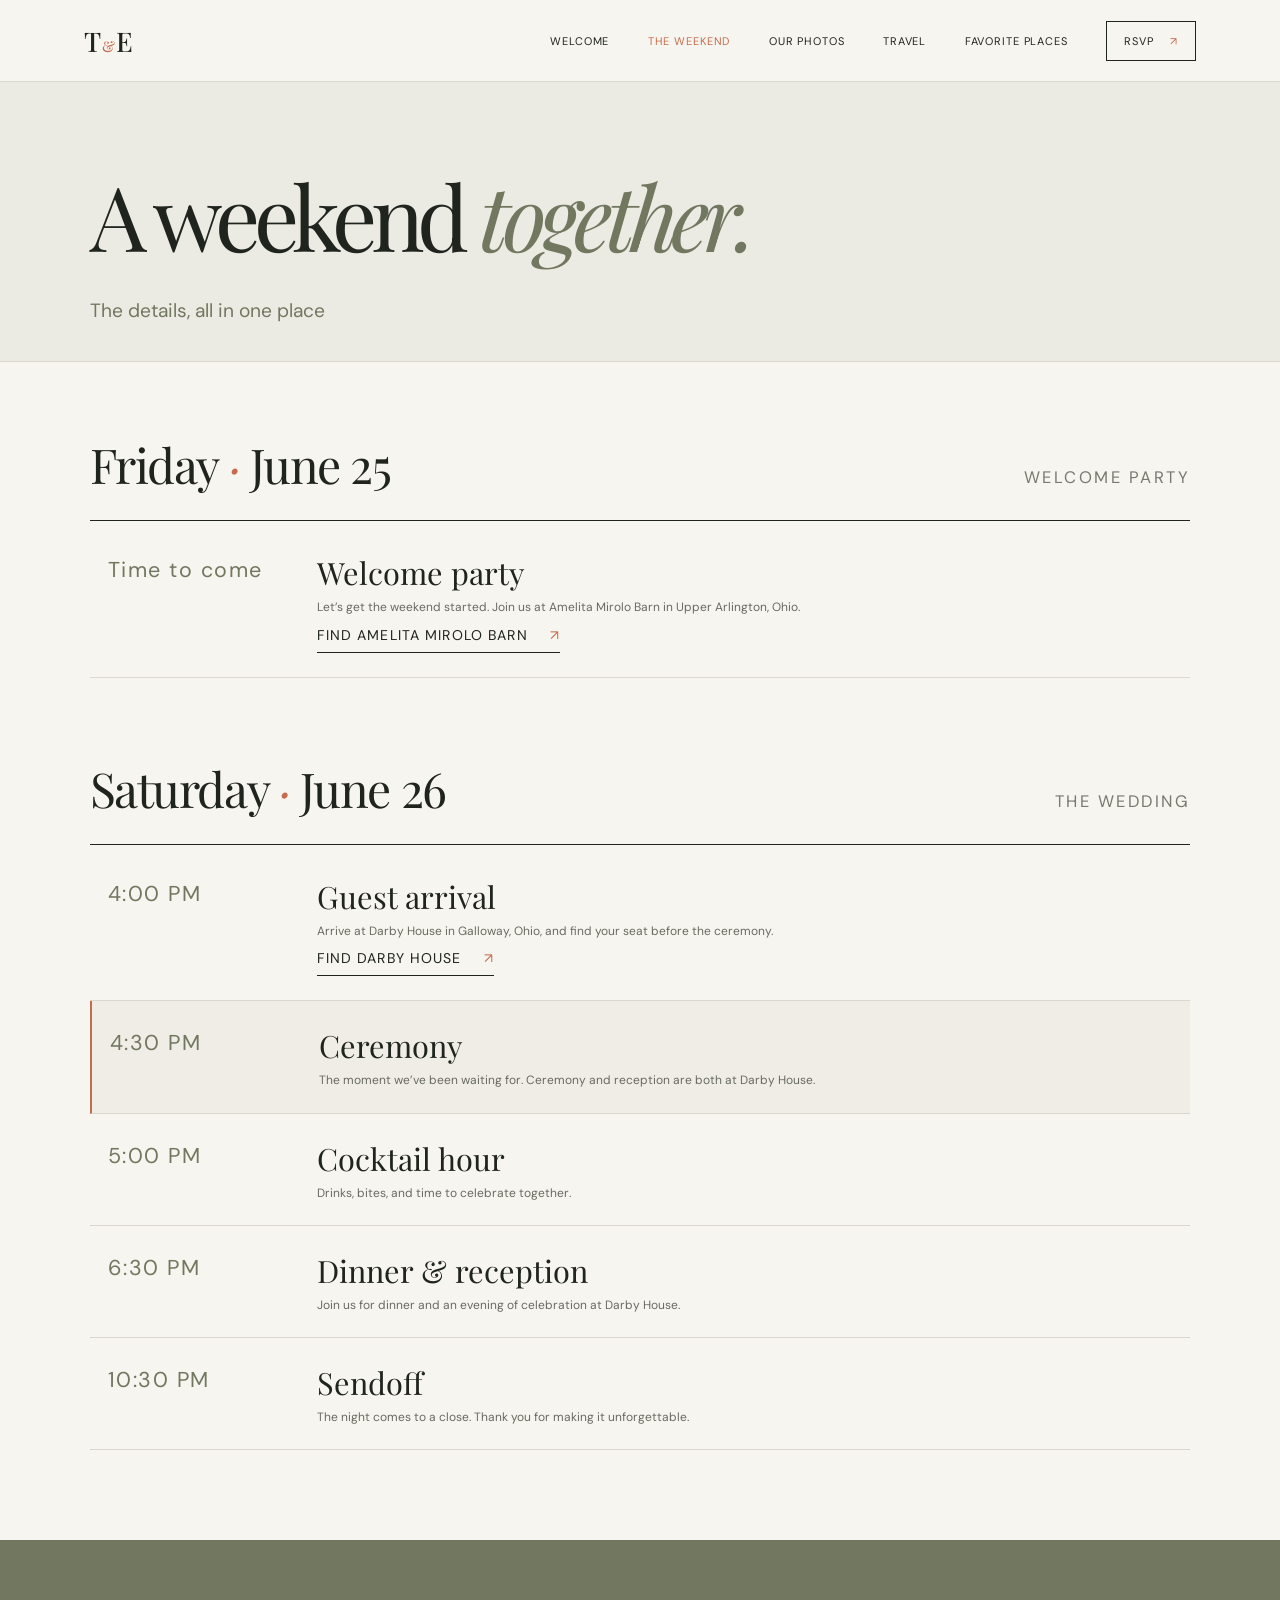
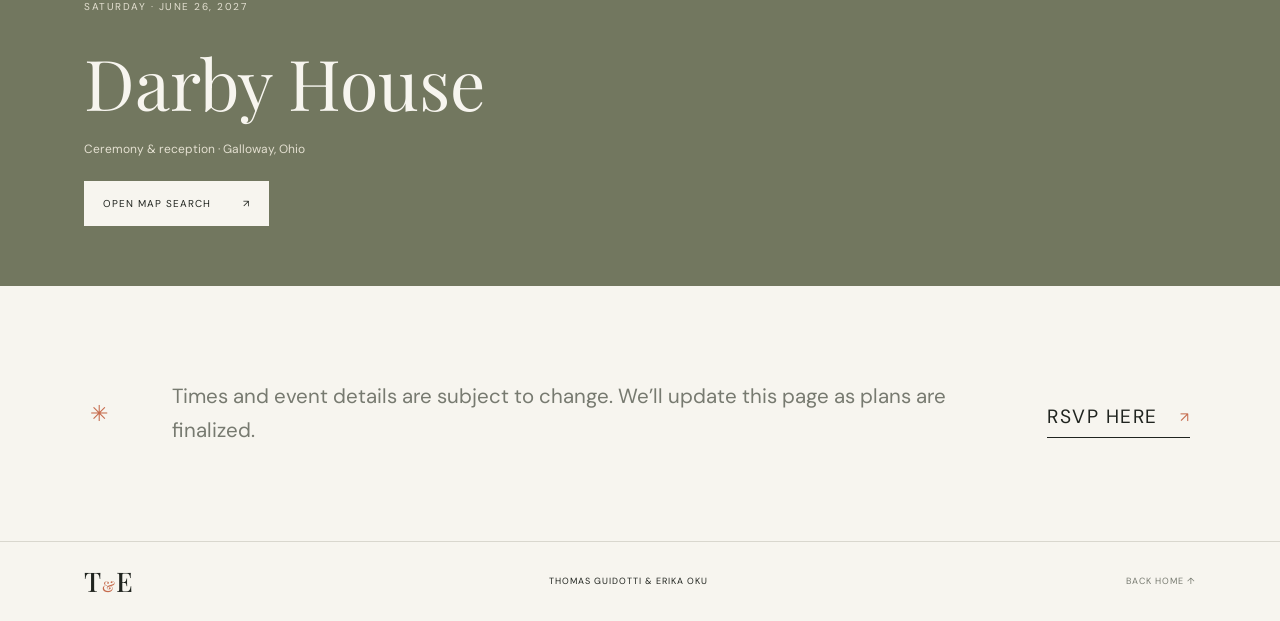
<file: schedule.html>
<!doctype html>
<html lang="en">
<head>
  <meta charset="UTF-8">
  <meta name="viewport" content="width=device-width, initial-scale=1">
  <meta name="theme-color" content="#f7f5ef">
  <title>The Weekend — Thomas &amp; Erika</title>
  <link rel="preconnect" href="https://fonts.googleapis.com">
  <link rel="preconnect" href="https://fonts.gstatic.com" crossorigin>
  <link href="https://fonts.googleapis.com/css2?family=DM+Sans:wght@400;500;600;700&family=Playfair+Display:ital,wght@0,400;0,500;0,600;1,400;1,500&display=swap" rel="stylesheet">
  <link rel="stylesheet" href="styles.css">
</head>
<body>
  <header class="site-header">
    <a class="wordmark" href="index.html">T<span>&amp;</span>E</a>
    <button class="menu-toggle" aria-expanded="false" aria-controls="site-nav" aria-label="Open navigation"><i></i><i></i></button>
    <nav id="site-nav" class="site-nav">
      <a href="index.html">Welcome</a><a class="current" href="schedule.html">The weekend</a><a href="gallery.html">Our photos</a><a href="accommodation.html">Travel</a><a href="favorite-places.html">Favorite places</a><a class="nav-rsvp" href="rsvp.html">RSVP <span>↗</span></a>
    </nav>
  </header>
  <main>
    <section class="page-masthead schedule-masthead">
      <h1>A weekend <em>together.</em></h1>
      <p class="eyebrow">The details, all in one place</p>
    </section>

    <section class="timeline section-shell">
      <div class="day-heading" id="friday">
        <div><h2>Friday <em>·</em> June 25</h2></div>
        <span>WELCOME PARTY</span>
      </div>
      <article class="timeline-item">
        <time>Time to come</time>
        <div>
          <h3>Welcome party</h3>
          <p>Let’s get the weekend started. Join us at Amelita Mirolo Barn in Upper Arlington, Ohio.</p>
          <a class="under-link" target="_blank" rel="noreferrer" href="https://www.google.com/maps/search/?api=1&amp;query=Amelita+Mirolo+Barn+Upper+Arlington+Ohio">Find Amelita Mirolo Barn <span>↗</span></a>
        </div>
      </article>

      <div class="day-heading saturday-heading" id="saturday">
        <div><h2>Saturday <em>·</em> June 26</h2></div>
        <span>THE WEDDING</span>
      </div>
      <article class="timeline-item">
        <time>4:00 PM</time>
        <div>
          <h3>Guest arrival</h3>
          <p>Arrive at Darby House in Galloway, Ohio, and find your seat before the ceremony.</p>
          <a class="under-link" target="_blank" rel="noreferrer" href="https://www.google.com/maps/search/?api=1&amp;query=Darby+House+Galloway+Ohio">Find Darby House <span>↗</span></a>
        </div>
      </article>
      <article class="timeline-item timeline-highlight">
        <time>4:30 PM</time>
        <div>
          <h3>Ceremony</h3>
          <p>The moment we’ve been waiting for. Ceremony and reception are both at Darby House.</p>
        </div>
      </article>
      <article class="timeline-item">
        <time>5:00 PM</time>
        <div>
          <h3>Cocktail hour</h3>
          <p>Drinks, bites, and time to celebrate together.</p>
        </div>
      </article>
      <article class="timeline-item">
        <time>6:30 PM</time>
        <div>
          <h3>Dinner &amp; reception</h3>
          <p>Join us for dinner and an evening of celebration at Darby House.</p>
        </div>
      </article>
      <article class="timeline-item">
        <time>10:30 PM</time>
        <div>
          <h3>Sendoff</h3>
          <p>The night comes to a close. Thank you for making it unforgettable.</p>
        </div>
      </article>
    </section>

    <section class="venue-band">
      <div>
        <p class="eyebrow">Saturday · June 26, 2027</p>
        <h2>Darby House</h2>
        <p>Ceremony &amp; reception · Galloway, Ohio</p>
        <a class="button button-light" target="_blank" rel="noreferrer" href="https://www.google.com/maps/search/?api=1&amp;query=Darby+House+Galloway+Ohio">Open map search <span>↗</span></a>
      </div>
    </section>

    <section class="schedule-note section-shell">
      <span class="note-star">✳</span>
      <p>Times and event details are subject to change. We’ll update this page as plans are finalized.</p>
      <a class="under-link" href="rsvp.html">RSVP here <span>↗</span></a>
    </section>
  </main>
  <footer class="site-footer">
    <a class="wordmark" href="index.html">T<span>&amp;</span>E</a>
    <span>THOMAS GUIDOTTI &amp; ERIKA OKU</span>
    <a href="index.html">BACK HOME ↑</a>
  </footer>
  <script src="script.js"></script>
</body>
</html>
</file>
<file: styles.css>
@import url('https://fonts.googleapis.com/css2?family=DM+Sans:wght@400;500;600;700&family=Playfair+Display:ital,wght@0,400;0,500;0,600;1,400;1,500&display=swap');
:root{--paper:#f7f5ef;--ink:#20241f;--muted:#777a70;--olive:#72775f;--line:#d9d7ce;--accent:#c66c4e;--serif:'Playfair Display',Georgia,serif;--sans:'DM Sans',Arial,sans-serif;--gutter:clamp(22px,6.6vw,104px)}*{box-sizing:border-box}html{scroll-behavior:smooth;scroll-padding-top:90px}body{margin:0;background:var(--paper);color:var(--ink);font-family:var(--sans);font-size:15px;-webkit-font-smoothing:antialiased}a{color:inherit;text-decoration:none}img{display:block;width:100%;height:100%;object-fit:cover}button,input,textarea,select{font:inherit}.site-header{height:82px;padding:0 var(--gutter);display:flex;align-items:center;justify-content:space-between;border-bottom:1px solid rgba(32,36,31,.13);position:relative;z-index:5;background:var(--paper)}.wordmark{font:500 27px var(--serif);letter-spacing:-2px}.wordmark span{font-size:15px;color:var(--accent);padding:0 3px}.site-nav{display:flex;align-items:center;gap:clamp(20px,3vw,48px);font-size:11px;letter-spacing:.08em;text-transform:uppercase}.site-nav>a{transition:color .2s}.site-nav>a:hover,.site-nav .current{color:var(--accent)}.site-nav .nav-rsvp{padding:12px 17px;border:1px solid var(--ink);color:var(--ink)}.nav-rsvp span{padding-left:12px;color:var(--accent)}.menu-toggle{display:none}.hero{min-height:min(700px,calc(100vh - 82px));display:grid;grid-template-columns:1.04fr .96fr;padding:30px var(--gutter) 58px;position:relative;gap:8.5%}.hero-photo{height:clamp(410px,48vw,620px);position:relative;background:#dad8cf;overflow:hidden}.hero-photo img{object-position:center 45%;transition:transform 1.1s}.hero-photo:hover img,.feature-photo:hover img{transform:scale(1.025)}.photo-note{position:absolute;bottom:15px;left:15px;background:var(--paper);padding:9px 13px;font-size:10px;letter-spacing:.08em;text-transform:uppercase}.hero-copy{align-self:center;padding:0 0 25px;position:relative}.eyebrow{font-size:10px;letter-spacing:.15em;text-transform:uppercase;color:var(--olive);margin:0 0 22px}.eyebrow-line{width:26px;height:1px;background:var(--accent);display:inline-block;vertical-align:middle;margin-right:10px}.hero h1,.page-masthead h1{font:400 clamp(66px,9vw,132px)/.93 var(--serif);letter-spacing:-.07em;margin:0 0 28px}.hero h1 em,.page-masthead h1 em,.intro h2 em,.preview-heading h2 em,.rsvp-side h2 em,.closing-note h2 em,.day-heading h2 em,.travel-footer-band h2 em{font-weight:400;color:var(--olive)}.hero-intro{font:400 clamp(17px,1.8vw,22px)/1.55 var(--serif);margin:0 0 29px}.button{border:0;display:inline-flex;align-items:center;justify-content:space-between;gap:32px;padding:16px 19px;font-size:10px;letter-spacing:.1em;text-transform:uppercase;cursor:pointer;transition:background .2s,transform .2s}.button:hover{transform:translateY(-2px)}.button-dark{background:var(--ink);color:var(--paper)}.button-dark:hover{background:#40463b}.button-light{background:var(--paper);color:var(--ink)}.hero-date{margin:35px 0 0;font-size:9px;letter-spacing:.16em}.hero-date span{color:var(--accent);padding:0 7px}.hero-index{position:absolute;right:var(--gutter);bottom:24px;font-size:9px;letter-spacing:.12em}.hero-index span{color:var(--accent);padding:0 8px}.ticker{min-height:53px;background:var(--olive);color:var(--paper);display:flex;justify-content:center;align-items:center;gap:clamp(15px,3vw,42px);overflow:hidden;white-space:nowrap;font-size:9px;letter-spacing:.16em}.ticker b{font-size:16px;color:#e3c9ac}.section-shell{padding-left:var(--gutter);padding-right:var(--gutter)}.intro{min-height:425px;display:grid;grid-template-columns:1fr 2fr .55fr;align-items:center;gap:25px;padding-top:100px;padding-bottom:105px}.section-label{align-self:start;padding-top:9px;font-size:9px;letter-spacing:.14em;color:var(--muted)}.intro-content{max-width:670px}.intro h2,.preview-heading h2{font:400 clamp(39px,5.3vw,69px)/1.12 var(--serif);letter-spacing:-.045em;margin:0 0 21px}.intro .eyebrow,.preview-heading .eyebrow{margin-bottom:16px}.body-copy{color:#62655e;line-height:1.8;max-width:490px;font-size:13px}.under-link{display:inline-flex;gap:22px;align-items:center;border-bottom:1px solid var(--ink);padding:0 0 8px;margin-top:16px;font-size:10px;letter-spacing:.08em;text-transform:uppercase}.under-link span{color:var(--accent);font-size:14px}.intro-stamp{border:1px solid var(--line);border-radius:50%;width:112px;height:112px;display:grid;place-content:center;text-align:center;color:var(--olive);font:11px var(--serif);letter-spacing:.16em;transform:rotate(11deg)}.intro-stamp span{font-size:18px;margin-top:4px}.feature-photo{margin:0 var(--gutter);height:clamp(270px,49vw,590px);position:relative;overflow:hidden;background:#d9d7cd}.feature-photo img{transition:transform 1s;object-position:center 43%}.feature-caption{position:absolute;bottom:0;left:0;right:0;background:linear-gradient(transparent,rgba(0,0,0,.5));color:white;padding:45px 24px 18px;display:flex;justify-content:space-between;font-size:9px;letter-spacing:.13em}.weekend-preview{padding-top:105px;padding-bottom:110px}.weekend-preview>.section-label{margin-bottom:48px}.preview-heading{display:flex;justify-content:space-between;align-items:end;margin-bottom:42px}.preview-heading h2{margin-bottom:0}.preview-heading .eyebrow{align-self:start}.event-cards{display:grid;grid-template-columns:1fr 1fr;gap:17px}.event-card{min-height:300px;padding:31px;position:relative;border:1px solid var(--line);overflow:hidden}.event-card-dark{background:var(--olive);color:var(--paper);border-color:var(--olive)}.event-card .eyebrow{margin-top:22px;margin-bottom:15px}.event-card h3{font:400 34px var(--serif);margin:0 0 13px}.event-card>p:not(.eyebrow){font-size:12px;line-height:1.75;color:#6b6d64;max-width:350px}.event-card-dark>p:not(.eyebrow){color:#e1e1d8}.card-number{font-size:9px;letter-spacing:.13em;color:var(--muted)}.card-flower{position:absolute;right:27px;top:24px;color:var(--accent);font-size:23px}.event-card .under-link{position:absolute;bottom:29px;left:31px}.event-card-dark .under-link{border-color:var(--paper)}.rsvp-section{background:#e8e7de;padding:88px var(--gutter);display:grid;grid-template-columns:1fr 1fr;gap:10%;align-items:start}.rsvp-side{position:relative;min-height:430px}.rsvp-side h2{font:400 clamp(58px,8vw,105px)/.95 var(--serif);letter-spacing:-.06em;margin:0 0 25px}.rsvp-side>p:last-of-type{font-size:12px;color:var(--muted)}.rsvp-side strong{color:var(--ink);font-weight:500}.rsvp-doodle{position:absolute;bottom:8px;left:3px;font:400 27px var(--serif);color:var(--olive);transform:rotate(-8deg)}.rsvp-doodle span{color:var(--accent);font-size:17px}.rsvp-form{background:var(--paper);padding:32px 35px;display:grid;gap:10px}.form-kicker{font-size:9px;letter-spacing:.16em;color:var(--accent);margin:0 0 15px}.rsvp-form>label,.rsvp-form legend{font-size:10px;letter-spacing:.07em;margin-top:5px}.rsvp-form input[type=text],.rsvp-form input[type=email],.rsvp-form textarea,.rsvp-form select{width:100%;border:0;border-bottom:1px solid var(--line);background:transparent;padding:10px 0;color:var(--ink);outline:none;font-size:12px;resize:vertical}.rsvp-form input:focus,.rsvp-form textarea:focus,.rsvp-form select:focus{border-color:var(--olive)}.rsvp-form fieldset{border:0;padding:4px 0 2px;margin:9px 0}.rsvp-form legend{padding:0 0 10px}.choice{display:inline-flex;align-items:center;gap:7px;margin:3px 15px 3px 0;font-size:11px;color:#54574f}.choice input{accent-color:var(--olive)}.optional{color:var(--muted);font-weight:400}.rsvp-form .button{margin-top:14px}.form-note{font-size:10px;line-height:1.6;color:var(--muted);margin:3px 0 0}.closing-note{text-align:center;padding:92px 20px 88px}.closing-star{display:block;color:var(--accent);font-size:24px;margin-bottom:20px}.closing-note>p{font-size:9px;letter-spacing:.16em;text-transform:uppercase;color:var(--olive)}.closing-note h2{font:400 clamp(38px,5vw,57px)/1.2 var(--serif);margin:24px 0}.closing-date{font-size:9px;letter-spacing:.2em;color:var(--muted)}.site-footer{min-height:80px;padding:15px var(--gutter);border-top:1px solid var(--line);display:flex;align-items:center;justify-content:space-between}.site-footer>span,.site-footer>a:last-child{font-size:9px;letter-spacing:.11em}.site-footer>a:last-child{color:var(--muted)}
.page-masthead{min-height:365px;padding:78px var(--gutter) 54px;position:relative;border-bottom:1px solid var(--line)}.page-masthead h1{font-size:clamp(65px,9vw,116px);margin-bottom:18px}.page-masthead>p:not(.eyebrow){font:16px/1.6 var(--serif);color:#686a61;max-width:450px;margin:0}.masthead-index{position:absolute;right:var(--gutter);bottom:31px;font-size:9px;letter-spacing:.15em;color:var(--muted)}.timeline{padding-top:70px;padding-bottom:90px;max-width:1120px;margin:auto}.day-heading{display:flex;justify-content:space-between;align-items:end;padding:0 0 24px;border-bottom:1px solid var(--ink);margin-bottom:7px}.day-heading .eyebrow{margin-bottom:12px}.day-heading h2{font:400 clamp(29px,4vw,47px) var(--serif);margin:0;letter-spacing:-.03em}.day-heading h2 em{color:var(--accent)}.day-heading>span{font-size:9px;letter-spacing:.15em;color:var(--muted);padding-bottom:8px}.timeline-item{display:grid;grid-template-columns:185px 1fr;gap:24px;padding:24px 18px;border-bottom:1px solid var(--line);transition:background .2s}.timeline-item:hover{background:#efede5}.timeline-item time{font-size:11px;letter-spacing:.07em;color:var(--olive);padding-top:4px}.timeline-item h3{font:400 22px var(--serif);margin:0 0 6px}.timeline-item p{font-size:12px;line-height:1.7;color:#686a61;margin:0;max-width:520px}.timeline-item .under-link{margin-top:10px}.timeline-highlight{border-left:2px solid var(--accent);background:#efede5}.saturday-heading{margin-top:78px}.venue-band{background:var(--olive);color:var(--paper);padding:60px var(--gutter);display:flex;align-items:center;justify-content:space-between;position:relative;overflow:hidden}.venue-band .eyebrow{color:#e4e0d1}.venue-band h2{font:400 clamp(43px,6vw,70px) var(--serif);margin:0 0 12px}.venue-band>div>p:not(.eyebrow){font-size:12px;color:#e4e0d1;margin-bottom:24px}.venue-mark{font:400 120px var(--serif);letter-spacing:-.12em;color:rgba(255,255,255,.13);margin-right:7vw}.venue-mark span{font-style:italic}.schedule-note{min-height:140px;display:flex;align-items:center;gap:22px}.schedule-note p{font-size:12px;color:var(--muted);max-width:440px}.note-star{font-size:22px;color:var(--accent)}.schedule-note .under-link{margin-left:auto}
.gallery-masthead{min-height:330px}.photo-gallery{padding-top:60px;padding-bottom:90px;display:grid;grid-template-columns:1.08fr .92fr;gap:42px 25px;align-items:start}.photo-gallery figure{margin:0}.photo-gallery figure img{height:clamp(260px,38vw,460px);background:#e6e2d9}.photo-gallery .gallery-tall img{height:clamp(380px,52vw,620px)}.photo-gallery .gallery-wide{margin-top:95px}.photo-gallery .gallery-wide img{height:clamp(250px,33vw,390px)}.photo-gallery figcaption{padding-top:12px;display:flex;justify-content:space-between;font:13px var(--serif);color:#62655e}.photo-gallery figcaption span{font:9px var(--sans);letter-spacing:.1em;color:var(--muted)}.gallery-signoff{text-align:center;border-top:1px solid var(--line);padding:50px 20px 75px}.gallery-signoff>p{font:25px var(--serif)}
.travel-masthead{background:#ecebe3}.travel-grid{padding-top:65px;padding-bottom:95px;display:grid;grid-template-columns:1fr 1fr;gap:16px}.travel-card{min-height:280px;background:#eeece4;padding:30px;position:relative}.travel-main{background:#72775f;color:var(--paper)}.travel-main .eyebrow{color:#e3e1d6}.travel-number{position:absolute;top:25px;right:25px;font-size:9px;letter-spacing:.13em;opacity:.7}.travel-card .eyebrow{margin-top:29px;margin-bottom:13px}.travel-card h2{font:400 clamp(29px,4vw,42px) var(--serif);margin:0 0 13px}.travel-card>p:not(.eyebrow){max-width:390px;color:#686a61;font-size:12px;line-height:1.8}.travel-main>p:not(.eyebrow){color:#e2e1d8}.travel-main .under-link{border-color:var(--paper)}.travel-note{grid-column:1/-1;min-height:235px;background:transparent;border:1px solid var(--line)}.travel-note h2{font-size:35px}.travel-footer-band{background:var(--ink);color:var(--paper);padding:58px var(--gutter);display:flex;align-items:center;justify-content:space-between}.travel-footer-band .eyebrow{color:#c4c6b8}.travel-footer-band h2{font:400 clamp(35px,5vw,58px)/1.1 var(--serif);margin:0}.travel-footer-band h2 em{color:#c3c6b6}
@media(min-width:1450px){.hero,.section-shell,.rsvp-section,.page-masthead,.venue-band,.travel-footer-band{padding-left:max(var(--gutter),calc((100vw - 1280px)/2));padding-right:max(var(--gutter),calc((100vw - 1280px)/2))}.hero{padding-left:max(var(--gutter),calc((100vw - 1280px)/2));padding-right:max(var(--gutter),calc((100vw - 1280px)/2))}}@media(max-width:760px){.site-header{height:70px}.menu-toggle{display:grid;gap:5px;border:0;background:none;padding:10px;z-index:7}.menu-toggle i{display:block;width:22px;height:1px;background:var(--ink);transition:transform .2s}.menu-toggle[aria-expanded=true] i:first-child{transform:translateY(3px) rotate(45deg)}.menu-toggle[aria-expanded=true] i:last-child{transform:translateY(-3px) rotate(-45deg)}.site-nav{display:none;position:absolute;top:69px;left:0;right:0;padding:25px var(--gutter) 30px;background:var(--paper);border-bottom:1px solid var(--line);align-items:stretch;gap:0;flex-direction:column}.site-nav.is-open{display:flex}.site-nav>a{padding:13px 0;border-bottom:1px solid var(--line)}.site-nav .nav-rsvp{margin-top:14px;padding:13px}.hero{grid-template-columns:1fr;gap:30px;padding:16px var(--gutter) 50px}.hero-photo{height:clamp(300px,105vw,540px);grid-row:1}.hero-copy{padding:10px 0 0}.hero h1{font-size:clamp(67px,17vw,108px)}.hero-index{bottom:17px}.ticker{justify-content:flex-start;padding:0 18px}.intro{grid-template-columns:1fr;gap:28px;padding-top:75px;padding-bottom:72px}.section-label{font-size:8px}.intro-stamp{position:absolute;right:var(--gutter);margin-top:0;width:80px;height:80px;font-size:9px}.intro-content{padding-top:8px}.intro h2{font-size:43px;max-width:75%}.body-copy{font-size:12px}.feature-photo{height:75vw;min-height:290px}.feature-caption{padding-left:13px;padding-right:13px;font-size:7px}.weekend-preview{padding-top:75px;padding-bottom:78px}.weekend-preview>.section-label{margin-bottom:36px}.preview-heading{display:block;margin-bottom:28px}.preview-heading h2{font-size:46px}.event-cards{grid-template-columns:1fr}.event-card{min-height:290px;padding:25px}.event-card .under-link{left:25px;bottom:25px}.rsvp-section{grid-template-columns:1fr;gap:28px;padding-top:68px;padding-bottom:65px}.rsvp-side{min-height:290px}.rsvp-side h2{font-size:78px}.rsvp-doodle{bottom:0}.rsvp-form{padding:25px 20px}.closing-note{padding:70px 20px}.site-footer{min-height:74px}.site-footer>span{font-size:7px}.site-footer>a:last-child{font-size:8px}.page-masthead{min-height:320px;padding-top:65px}.page-masthead h1{font-size:72px}.masthead-index{bottom:19px;font-size:8px}.timeline{padding-top:49px;padding-bottom:55px}.day-heading{align-items:start;gap:10px}.day-heading h2{font-size:32px}.day-heading>span{font-size:7px;max-width:100px;text-align:right}.timeline-item{grid-template-columns:95px 1fr;gap:10px;padding:20px 9px}.timeline-item time{font-size:10px}.timeline-item h3{font-size:19px}.timeline-item p{font-size:11px}.saturday-heading{margin-top:58px}.venue-band{padding-top:48px;padding-bottom:48px}.venue-mark{font-size:65px;margin-right:0}.schedule-note{padding-top:25px;padding-bottom:25px;flex-wrap:wrap;gap:12px}.schedule-note p{width:calc(100% - 45px);font-size:11px}.schedule-note .under-link{margin:0 0 0 34px}.photo-gallery{grid-template-columns:1fr 1fr;gap:25px 13px;padding-top:37px;padding-bottom:55px}.photo-gallery figure img,.photo-gallery .gallery-tall img,.photo-gallery .gallery-wide img{height:clamp(190px,62vw,340px)}.photo-gallery .gallery-wide{margin-top:0}.photo-gallery figcaption{font-size:11px}.gallery-signoff{padding:36px 20px 55px}.travel-grid{grid-template-columns:1fr;padding-top:35px;padding-bottom:60px}.travel-card{min-height:245px;padding:24px}.travel-card .eyebrow{margin-top:28px}.travel-note{grid-column:auto}.travel-footer-band{gap:20px;align-items:flex-start;flex-direction:column;padding-top:44px;padding-bottom:44px}}@media(prefers-reduced-motion:reduce){html{scroll-behavior:auto}*,*::before,*::after{transition:none!important;animation:none!important}}
</file>
<file: homepage-layout.css>
/* Center the closing RSVP button beneath the date inside the dark closing panel. */
.closing-note {
  display: flex;
  flex-direction: column;
  align-items: center;
  text-align: center;
}

.closing-note .closing-date {
  margin-bottom: 20px;
}

.closing-note > .button {
  align-self: center;
  margin: 0;
}
</file>
<file: favorite-places.css>
.favorite-masthead{background:#ecebe3}.favorite-map,.favorite-list{padding-top:56px;padding-bottom:24px}.favorite-map h2,.favorite-list h2{margin-bottom:20px}.favorite-map-frame{width:100%;aspect-ratio:4/3;min-height:320px;max-height:560px}.favorite-map-frame iframe{display:block;width:100%;height:100%;border:0}.favorite-list{padding-bottom:90px}.favorite-list>h2{margin-bottom:12px}.favorite-grid{display:grid;grid-template-columns:repeat(2,minmax(0,1fr));gap:16px;margin-top:30px}.favorite-card{display:flex;min-height:225px;padding:30px;background:#eeece4;border:1px solid var(--line);align-items:flex-start}.favorite-copy{display:flex;flex-direction:column;align-items:flex-start;gap:12px}.favorite-copy h3{margin:0;font:500 clamp(24px,3vw,34px)/1.15 var(--serif);color:var(--ink)}.favorite-copy p{margin:0;color:var(--muted);line-height:1.75}.favorite-copy .under-link{margin-top:auto;padding-top:8px}.favorite-intro{max-width:680px;color:var(--muted);line-height:1.75}@media(max-width:680px){.favorite-grid{grid-template-columns:1fr}.favorite-card{min-height:0;padding:24px}.favorite-map-frame{aspect-ratio:1/1;min-height:300px}}
</file>
<file: favorite-places-layout.css>
.favorite-masthead{min-height:0;padding-top:clamp(48px,6vw,72px);padding-bottom:36px}.favorite-masthead h1{max-width:none;width:100%;font-size:clamp(42px,7vw,96px);white-space:nowrap}.favorite-masthead>p:not(.eyebrow){max-width:760px}@media(max-width:600px){.favorite-masthead h1{white-space:normal;font-size:clamp(42px,11vw,66px)}}
</file>
<file: gallery-fixes.css>
/* Editorial masonry gallery: natural photo proportions, aligned columns, centered captions. */
.photo-gallery {
  display: block;
  column-count: 3;
  column-gap: 25px;
  padding-top: 60px;
  padding-bottom: 90px;
}

.photo-gallery figure,
.photo-gallery figure.gallery-wide {
  display: inline-block;
  width: 100%;
  margin: 0 0 34px;
  break-inside: avoid;
  vertical-align: top;
}

.photo-gallery figure img,
.photo-gallery figure.gallery-tall img,
.photo-gallery figure.gallery-wide img {
  display: block;
  width: 100%;
  height: auto;
  aspect-ratio: auto;
  object-fit: contain;
  background: transparent;
}

.photo-gallery figcaption {
  justify-content: center;
  gap: 12px;
  text-align: center;
}

/* Remove the gallery eyebrow and bottom-right name from the masthead. */
.gallery-masthead > .eyebrow,
.gallery-masthead > .masthead-index {
  display: none;
}

/* Keep the gallery masthead title together and add the missing space. */
.gallery-masthead h1 {
  white-space: normal;
}

.gallery-masthead h1 br {
  display: none;
}

.gallery-masthead h1 br::after {
  content: " ";
}

@media (max-width: 900px) {
  .photo-gallery {
    column-count: 2;
    column-gap: 18px;
  }
}

@media (max-width: 480px) {
  .photo-gallery {
    column-count: 1;
  }
}
</file>
